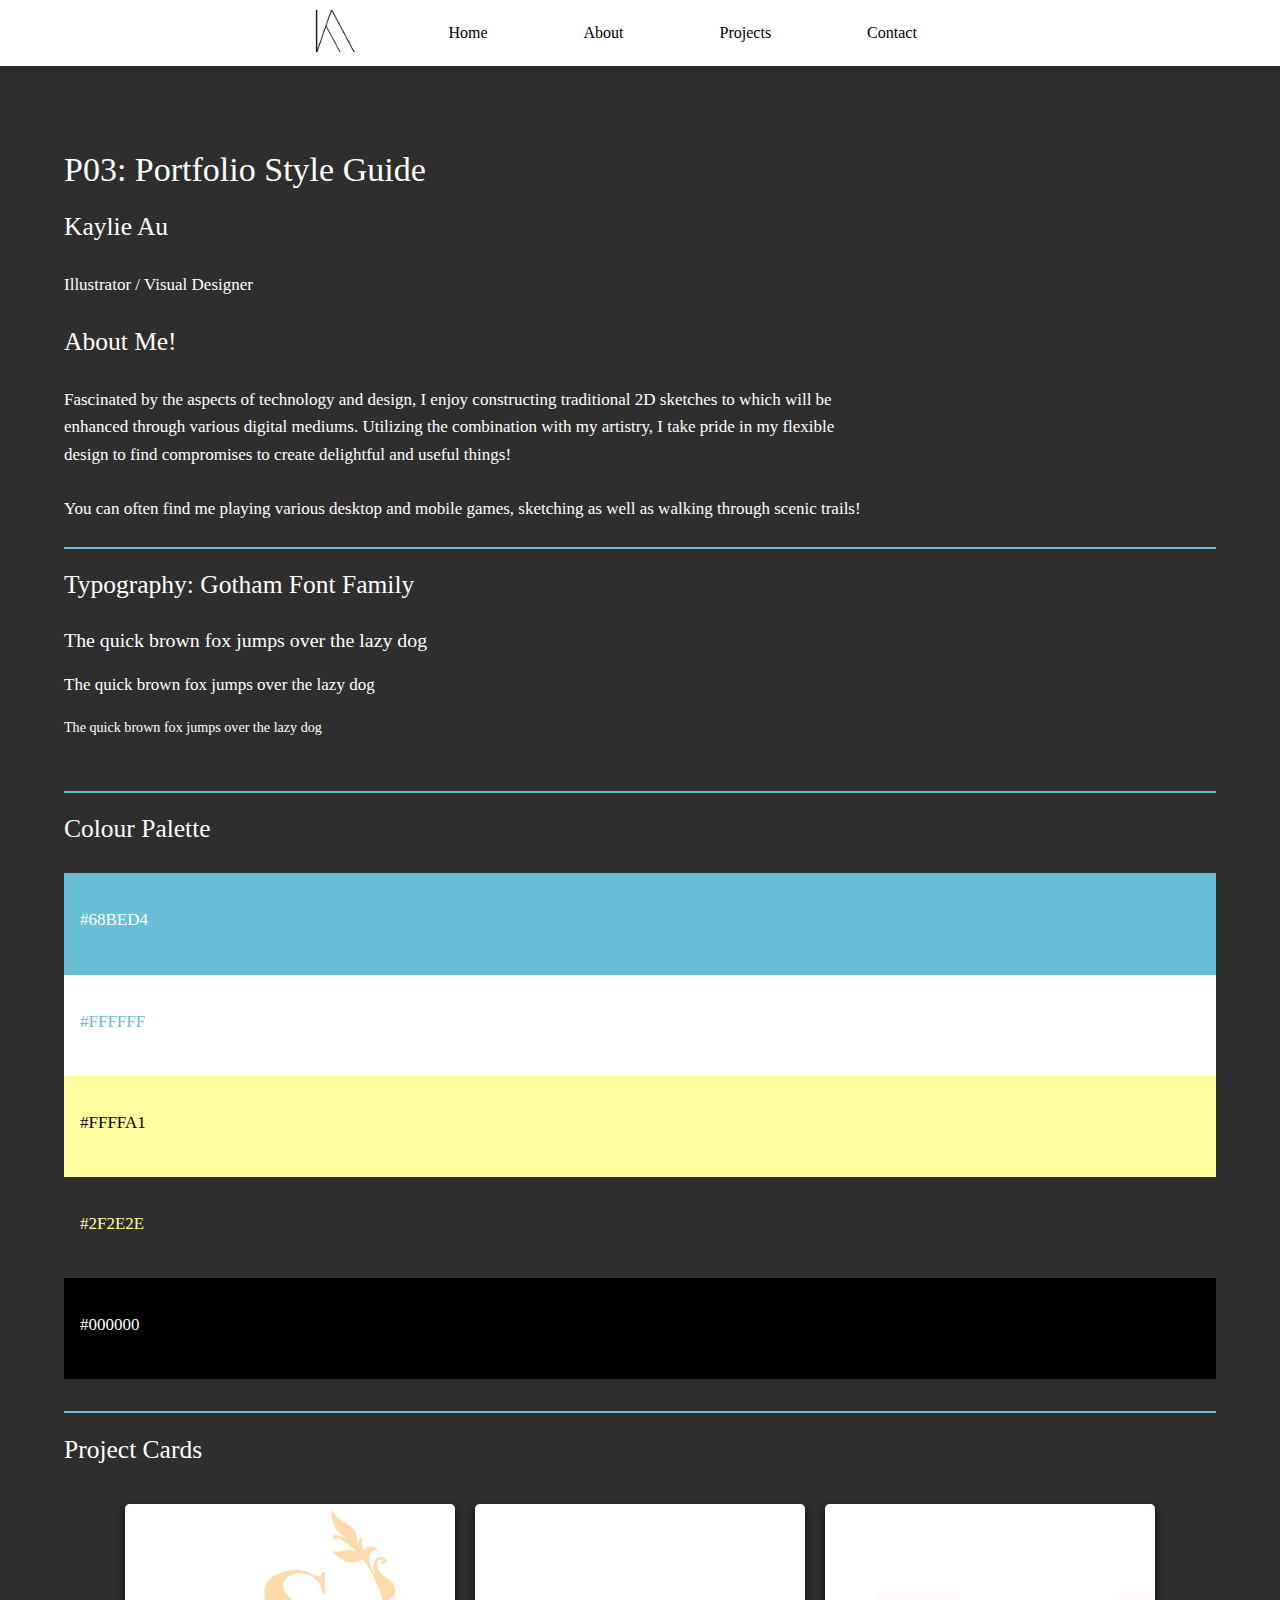
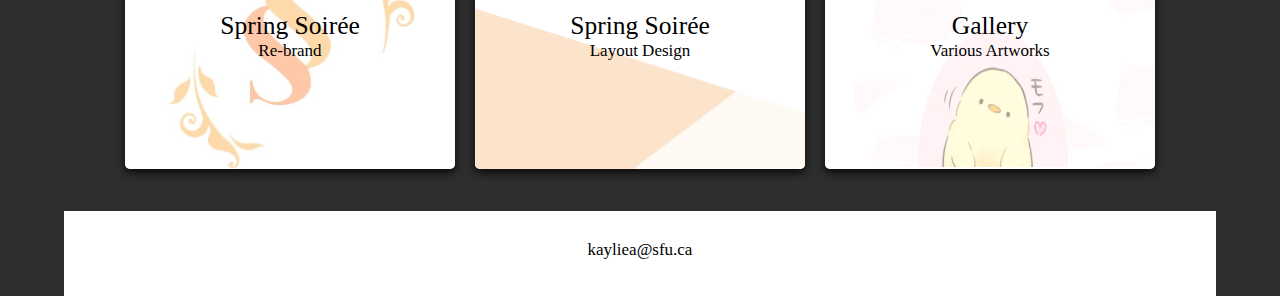
<file: 339_Portfolio/Portfolio/Style_Guide/index.html>
<!DOCTYPE html>
<html lang="en">


<head>
  <meta charset="utf-8">
      <title>Kaylie's Portfolio</title>
      <link href="css/styleguide.css" rel="stylesheet">

      <nav class="main_nav">
        <img src="images/black_logo.png" alt="logo" class="nav_logo">
        <a href="index.html" class="nav_link"> Home </a>
        <a href=#about class="nav_link"> About </a>
        <a href=#project_cards class="nav_link"> Projects </a>
        <a href=#contact class="nav_link"> Contact </a>

      </nav>
</head>

<body>


  <!-- <header>
      <nav>
        <div>
          <a class="logo" href=" ">
            <img alt="Personal_Logo" src="images/black_logo.png">
          </a>
      </div>
        <ul>
          <li><a href="index.html ">Home</a></li>
          <li><a href=#about>About</a></li>
          <li><a href=#projects>Projects</a></li>
          <li><a href=#contact>Contact</a></li>
        </ul>
      </nav>
    </header> -->
<section class="content">

<h1>P03: Portfolio Style Guide</h1>

<h2> Kaylie Au </h2>
<p class="my_title">
  Illustrator / Visual Designer
  </p>

<section id="about">
<h2> About Me! </h2>
<p class="bio">
  Fascinated by the aspects of technology and design, I enjoy constructing traditional 2D sketches to which will be enhanced through various digital mediums.
  Utilizing the combination with my artistry, I take pride in my flexible design to find compromises to create delightful and useful things!
<br>
<br>
  You can often find me playing various desktop and mobile games, sketching as well as walking through scenic trails!
</p>
</section>

<section class="element">
<h2> Typography: Gotham Font Family </h2>

<h3> The quick brown fox jumps over the lazy dog </h3>
<div class="h4">
<h4> The quick brown fox jumps over the lazy dog </h4>
</div>
<h5> The quick brown fox jumps over the lazy dog </h5>
  </section>

<section class="element">
  <h2> Colour Palette </h2>
  <div class="swatches">

    <div class="lightblue">
      <p class="pblue">
        #68BED4
        </p>
      </div>

      <div class="white">
        <p class="pwhite">
          #FFFFFF
          </p>
      </div>

        <div class="yellow">
          <p class="pyellow">
            #FFFFA1
            </p>
          </div>

          <div class="grey">
            <p class="pgrey">
              #2F2E2E
              </p>
            </div>

          <div class="black">
            <p class="pblack">
              #000000
              </p>
            </div>
      </div>
</section>

<section id="project_cards">

<section class="element">
  <h2> Project Cards </h2>

  <!-- TESTING -->

  <div class="container">

    <div class="gallery">
      <a class="gallery-item" href="#project_1">
        <div class="project_ss_logo">
          <img src="images/SS_Rebrand/ss_final_logo.jpg" alt="SS_Logo">
        </div>
        <span class="text-wrapper"><span class="name">Spring Soirée </span>
        <span class="title">Re-brand</span></span></a>

      <a class="gallery-item" href="#project_2">
        <div class="project_ss_layout">
        <img src="images/SS_Design/layout_icon.png" alt="layout_icon">
        </div>
        <span class="text-wrapper"><span class="name">Spring Soirée</span>
        <span class="title">Layout Design</span></span></a>


      <a class="gallery-item" href="#">
        <div class="gallery_icon">
            <img src="images/Art/mofu.jpg" alt="mofu">
          </div>
          <span class="text-wrapper"><span class="name">Gallery</span>
          <span class="title">Various Artworks</span></span></a>

  </div>
  </section>

  </section>

  <div class="footer">
    <p class="footertext">
      kayliea@sfu.ca
      </p>
  </div>

</body>
</html>
</file>
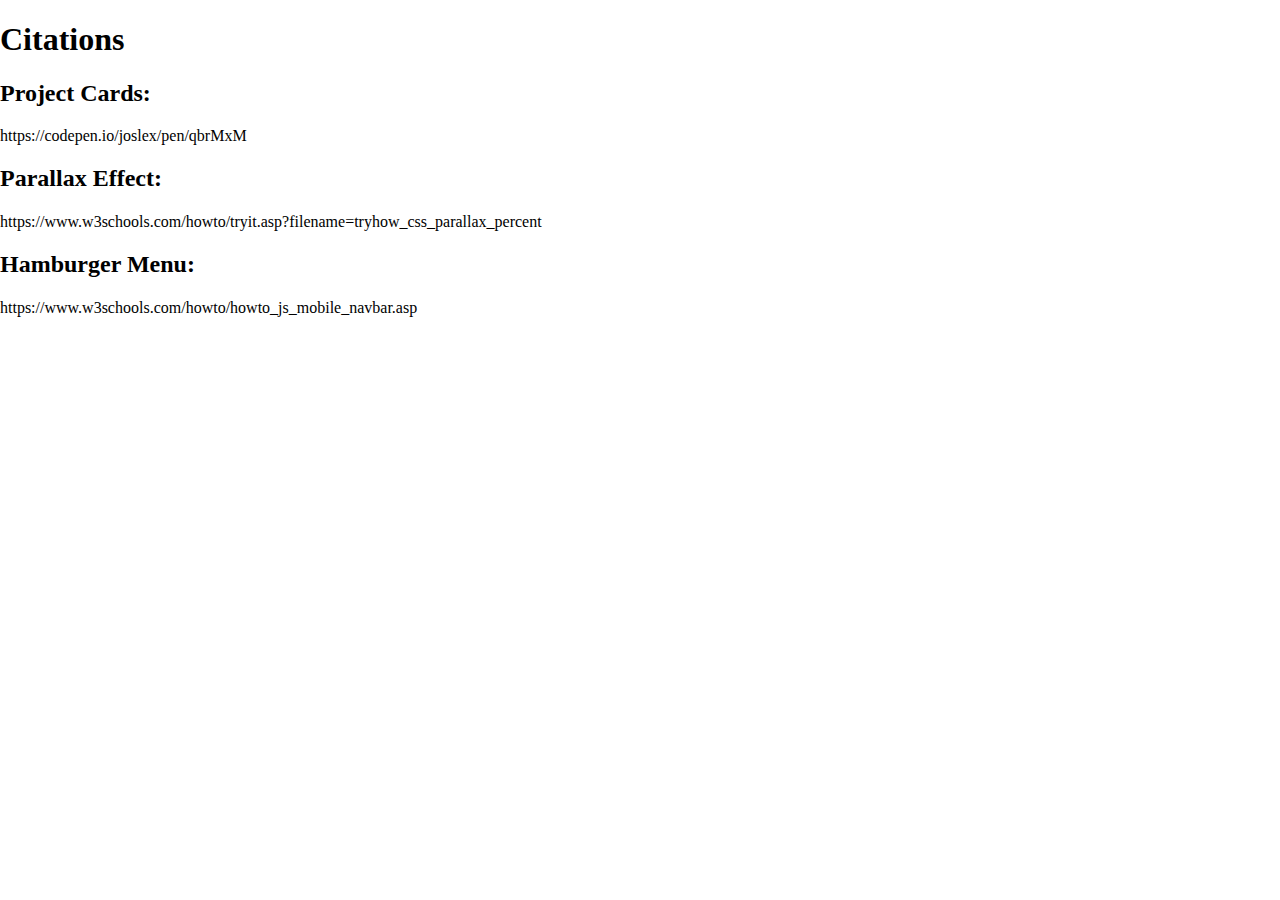
<file: 339_Portfolio/Portfolio/citation.html>
<!DOCTYPE html>
<html lang="en">
<meta name="viewport" content="width=device-width, initial-scale=1.0">

<head>
  <meta charset="utf-8">
      <title>Kaylie's Portfolio</title>
      <link href="css/main.css" rel="stylesheet">
      <link href="css/normalize.css" rel="stylesheet">
</head>

<body>
<h1> Citations </h1>

<h2> Project Cards: </h2>
<p>
https://codepen.io/joslex/pen/qbrMxM
  </p>

<h2> Parallax Effect:</h2>
<p>
  https://www.w3schools.com/howto/tryit.asp?filename=tryhow_css_parallax_percent
  </p>

  <h2> Hamburger Menu: </h2>
  <p>
    https://www.w3schools.com/howto/howto_js_mobile_navbar.asp
    </p>
  </body>
  </html>
</file>
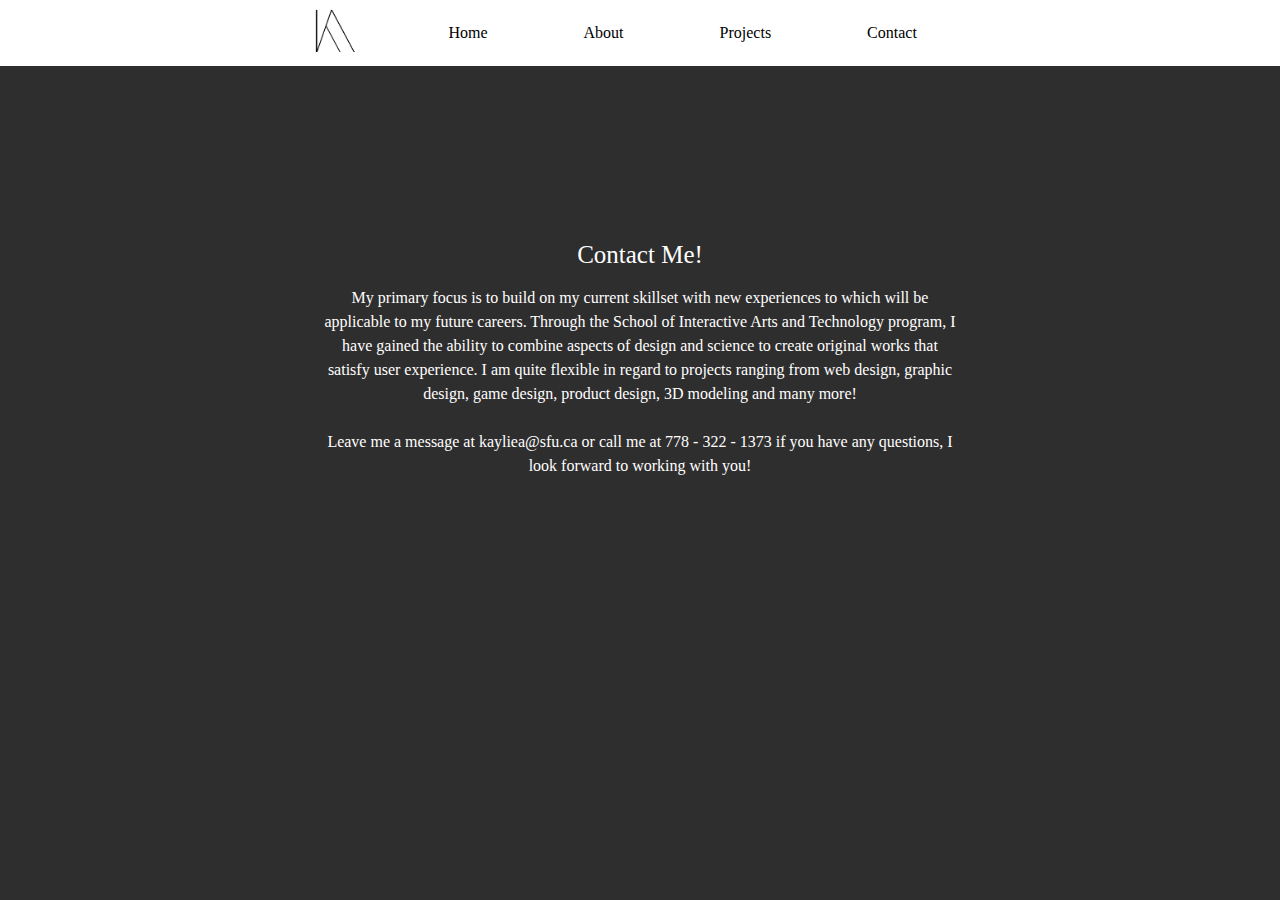
<file: 339_Portfolio/Portfolio/contact.html>
<!DOCTYPE html>
<html lang="en">
<meta name="viewport" content="width=device-width, initial-scale=1.0">

<head>
  <meta charset="utf-8">
      <title>Kaylie's Portfolio</title>
      <link href="css/main.css" rel="stylesheet">
      <link href="css/normalize.css" rel="stylesheet">
      <link href="css/contact.css" rel="stylesheet">
      <link rel="stylesheet" href="https://cdnjs.cloudflare.com/ajax/libs/font-awesome/4.7.0/css/font-awesome.min.css">

</head>

<body>
<div class="nav_bar" id="myTopnav">
      <nav class="main_nav">
        <a href="javascript:void(0);" class="icon" onclick="myFunction()">
          <i class="fa fa-bars"></i>
        </a>

        <img src="images/black_logo.png" alt="logo" class="nav_logo">
        <a href="home.html#home" class="nav_link"> Home </a>
        <a href="home.html#about" class="nav_link"> About </a>
        <a href=home.html#project_cards class="nav_link"> Projects </a>
        <a href="contact.html" class="nav_link"> Contact </a>

      </nav>
    </div>


<div class="fade_in">
  <div class="content">

    <h1> Contact Me! </h1>

    <div class="bio_textbox">
      <p class="bio">
        My primary focus is to build on my current skillset with new experiences to which will be applicable to my future careers.
        Through the School of Interactive Arts and Technology program, I have gained the ability to combine aspects of design and
        science to create original works that satisfy user experience.
        <!-- <br> -->


        I am quite flexible in regard to projects ranging from web design, graphic design, game design, product design, 3D modeling
        and many more!
        <br>
        <br>
        Leave me a message at <b>kayliea@sfu.ca</b> or call me at <b>778 - 322 - 1373</b> if you have any questions,
        I look forward to working with you!

        </p>
  </div>
  </div>
  </div>

  <!-- <div class="footer">
    <p class="footertext">
      kayliea@sfu.ca
      </p>
  </div> -->
    <script src="js/main.js"></script>

  </body>
  </html>
</file>
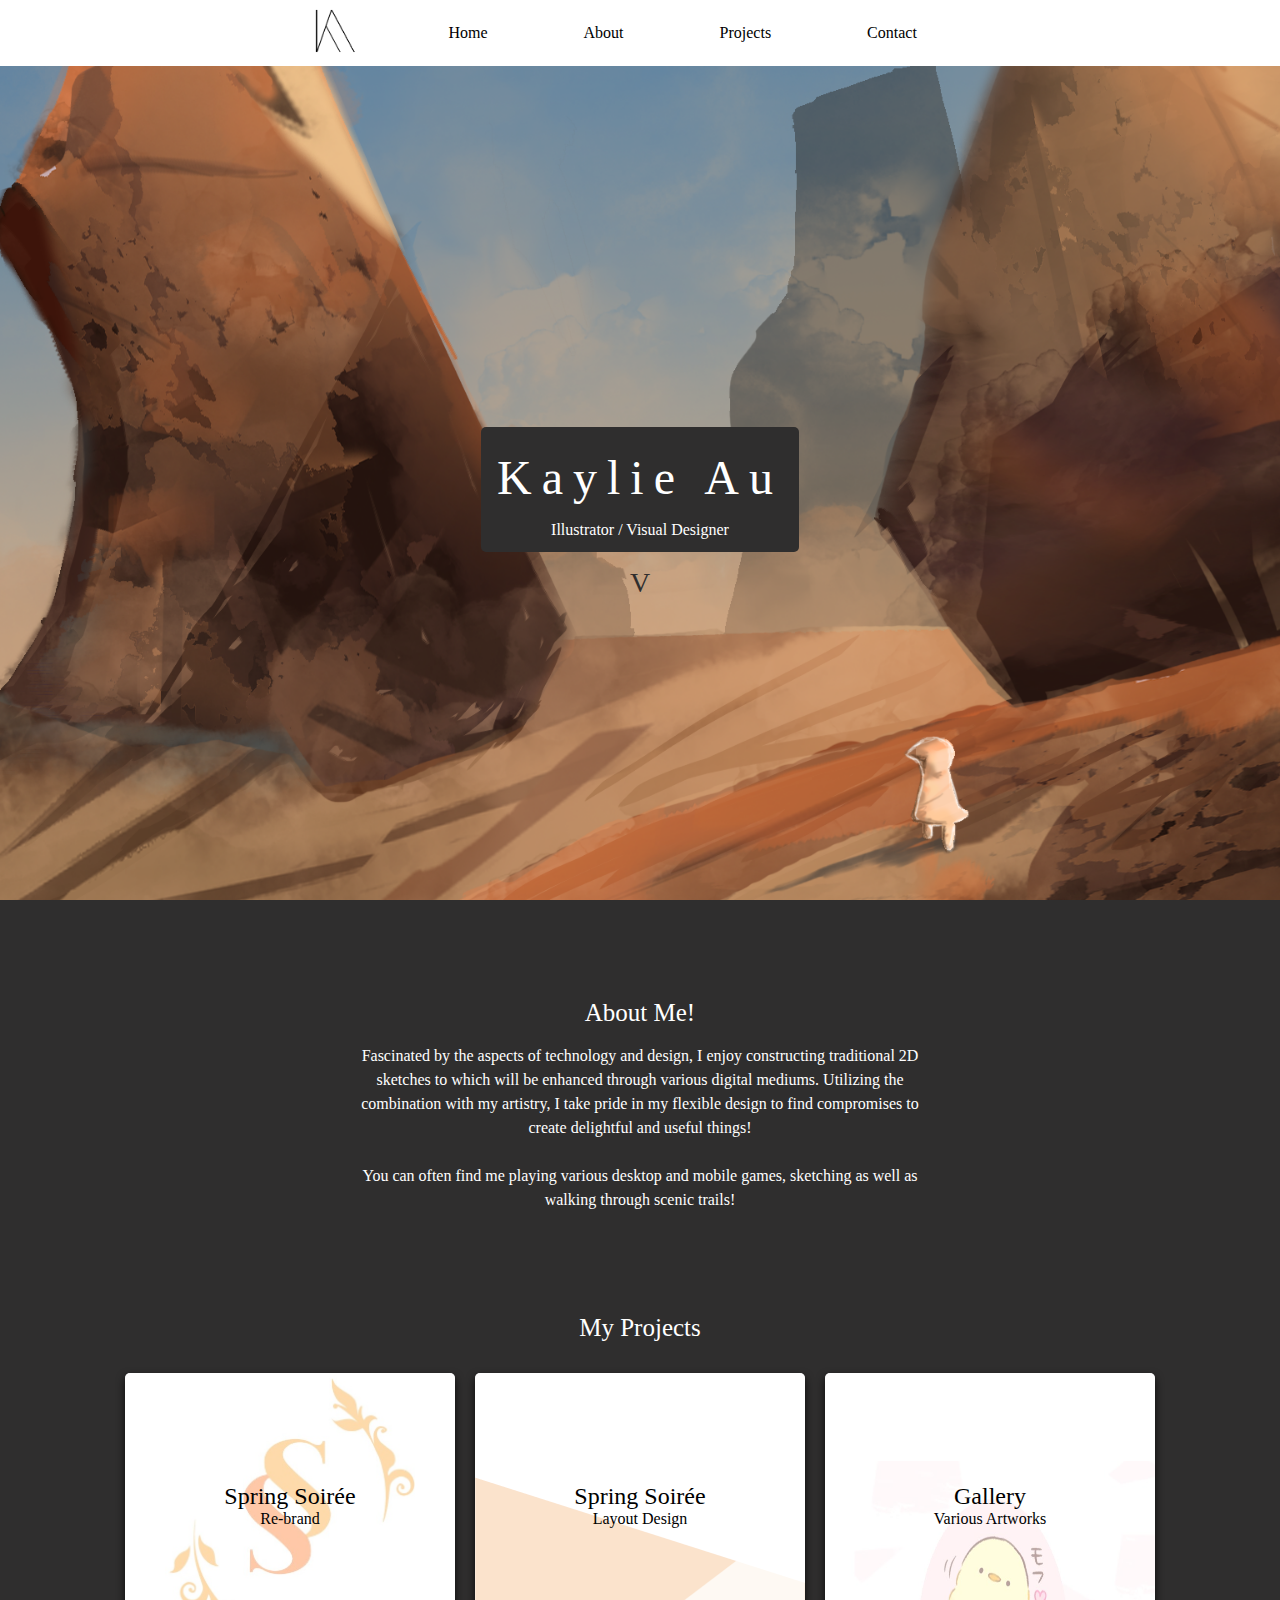
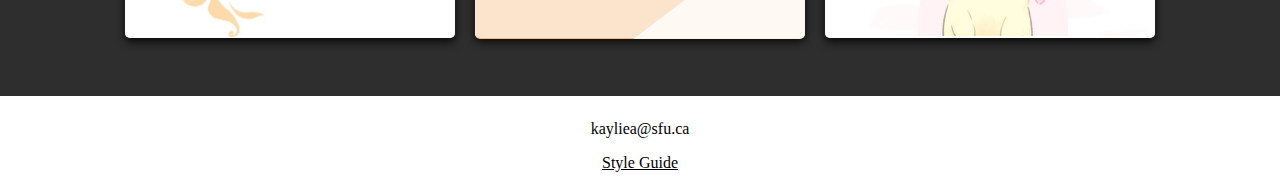
<file: 339_Portfolio/Portfolio/home.html>
<!DOCTYPE html>
<html lang="en">


<head>
  <meta charset="utf-8">
      <title>Kaylie's Portfolio</title>
      <link href="css/main.css" rel="stylesheet">
      <link href="css/home.css" rel="stylesheet">
      <!-- W3 School hambuger icon -->
      <link rel="stylesheet" href="https://cdnjs.cloudflare.com/ajax/libs/font-awesome/4.7.0/css/font-awesome.min.css">
</head>

<body>

<div class="nav_bar" id="myTopnav">
      <nav class="main_nav">

        <a href="javascript:void(0);" class="icon" onclick="myFunction()">
          <i class="fa fa-bars"></i>
        </a>

        <img src="images/black_logo.png" alt="logo" class="nav_logo">
        <a href="#home" class="nav_link"> Home </a>
        <a href="#about" class="nav_link"> About </a>
        <a href="#project_cards" class="nav_link"> Projects </a>
        <a href="contact.html" class="nav_link"> Contact </a>



      </nav>
    </div>
<!-- </head>

<body> -->
<!-- Parallax Effect -->
<!-- https://www.w3schools.com/howto/tryit.asp?filename=tryhow_css_parallax_percent -->

  <div class="cover_img" id="home">
  </div>

  <div class="fade_in">
  <div class="caption">
    <span class="title"> Kaylie Au </span>
    <p> Illustrator / Visual Designer </p>
    <p class="arrow"> <b> V </b> </p>
    </div>
  </div>

  <div class="content_box" id="about">

  <div class="content">
    <h1> About Me! </h1>
    <!-- <section class="elements">
      </section> -->

    <div class="bio_textbox">
      <p class="bio">
        Fascinated by the aspects of technology and design, I enjoy constructing traditional 2D sketches to which will be enhanced through various digital mediums. Utilizing the combination with my artistry, I take pride in my flexible design to find compromises to create delightful and useful things!

        <br>
        <br>
        You can often find me playing various desktop and mobile games, sketching as well as walking through scenic trails!
        </p>
  </div>
  </div>

  <section id="project_cards">

    <div id="elements">
    <h2> My Projects </h2>

      </div>

<!-- https://codepen.io/joslex/pen/qbrMxM -->
    <div class="container">

      <div class="gallery">
        <a class="gallery-item" href="ss_rebrand.html">
          <div class="project_ss_logo">
            <img src="images/SS_Rebrand/ss_final_logo.jpg" alt="SS_Logo">
          </div>
          <span class="text-wrapper"><span class="name">Spring Soirée </span>
          <span class="title">Re-brand</span></span></a>

        <a class="gallery-item" href="ss_layout_design.html">
          <div class="project_layout_logo">
          <img src="images/SS_Design/layout_icon.png" alt="layout_icon">
          </div>
          <span class="text-wrapper"><span class="name">Spring Soirée</span>
          <span class="title">Layout Design</span></span></a>

        <a class="gallery-item" href="#">
          <div class="gallery_icon">
              <img src="images/Art/mofu.jpg" alt="mofu">
            </div>
            <span class="text-wrapper"><span class="name">Gallery</span>
            <span class="title">Various Artworks</span></span></a>

    </div>
    </div>
    </section>

  </div>


  <div class="footer">
    <p class="footertext">
      kayliea@sfu.ca
      </p>

      <div class="reqs">
      <a href="../Portfolio/Style_Guide/index.html" class="footertext"> Style Guide </a>
      </div>
      
  </div>

  <script src="js/main.js"></script>

  </body>
  </html>
</file>
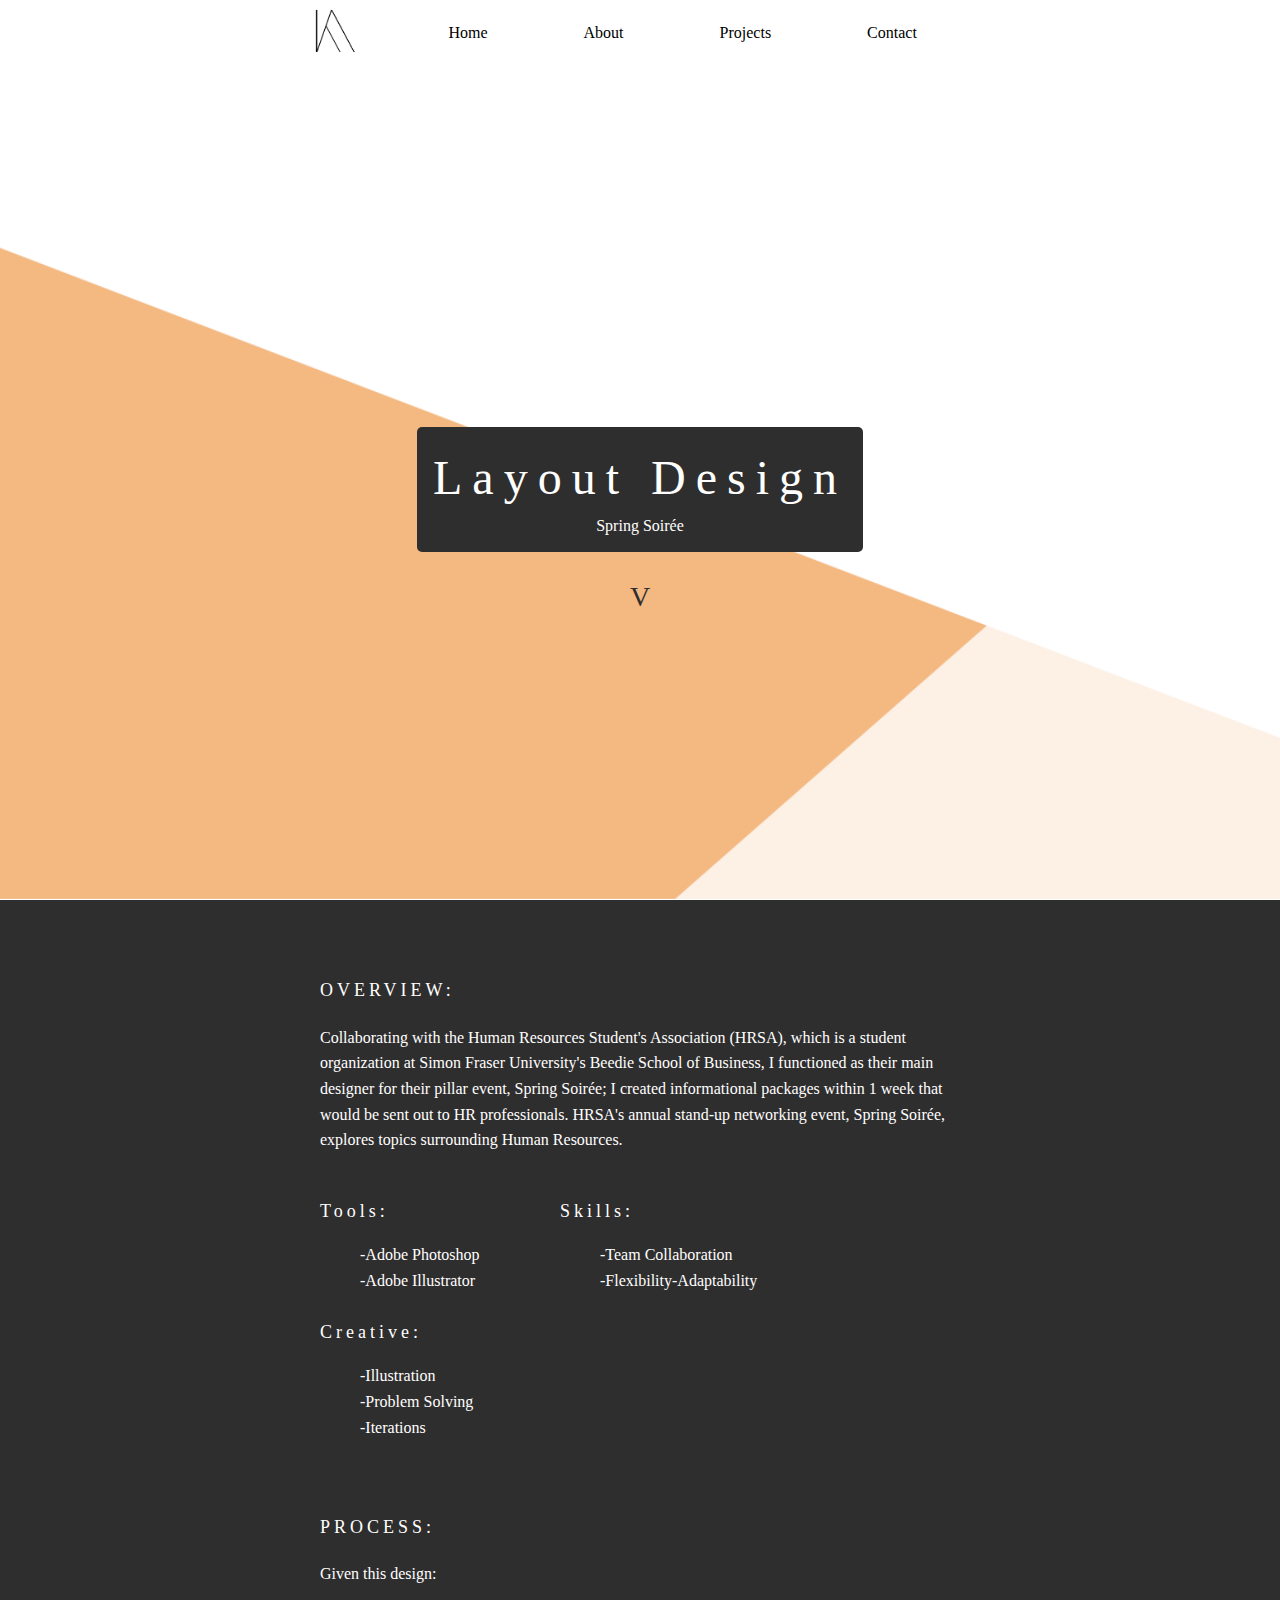
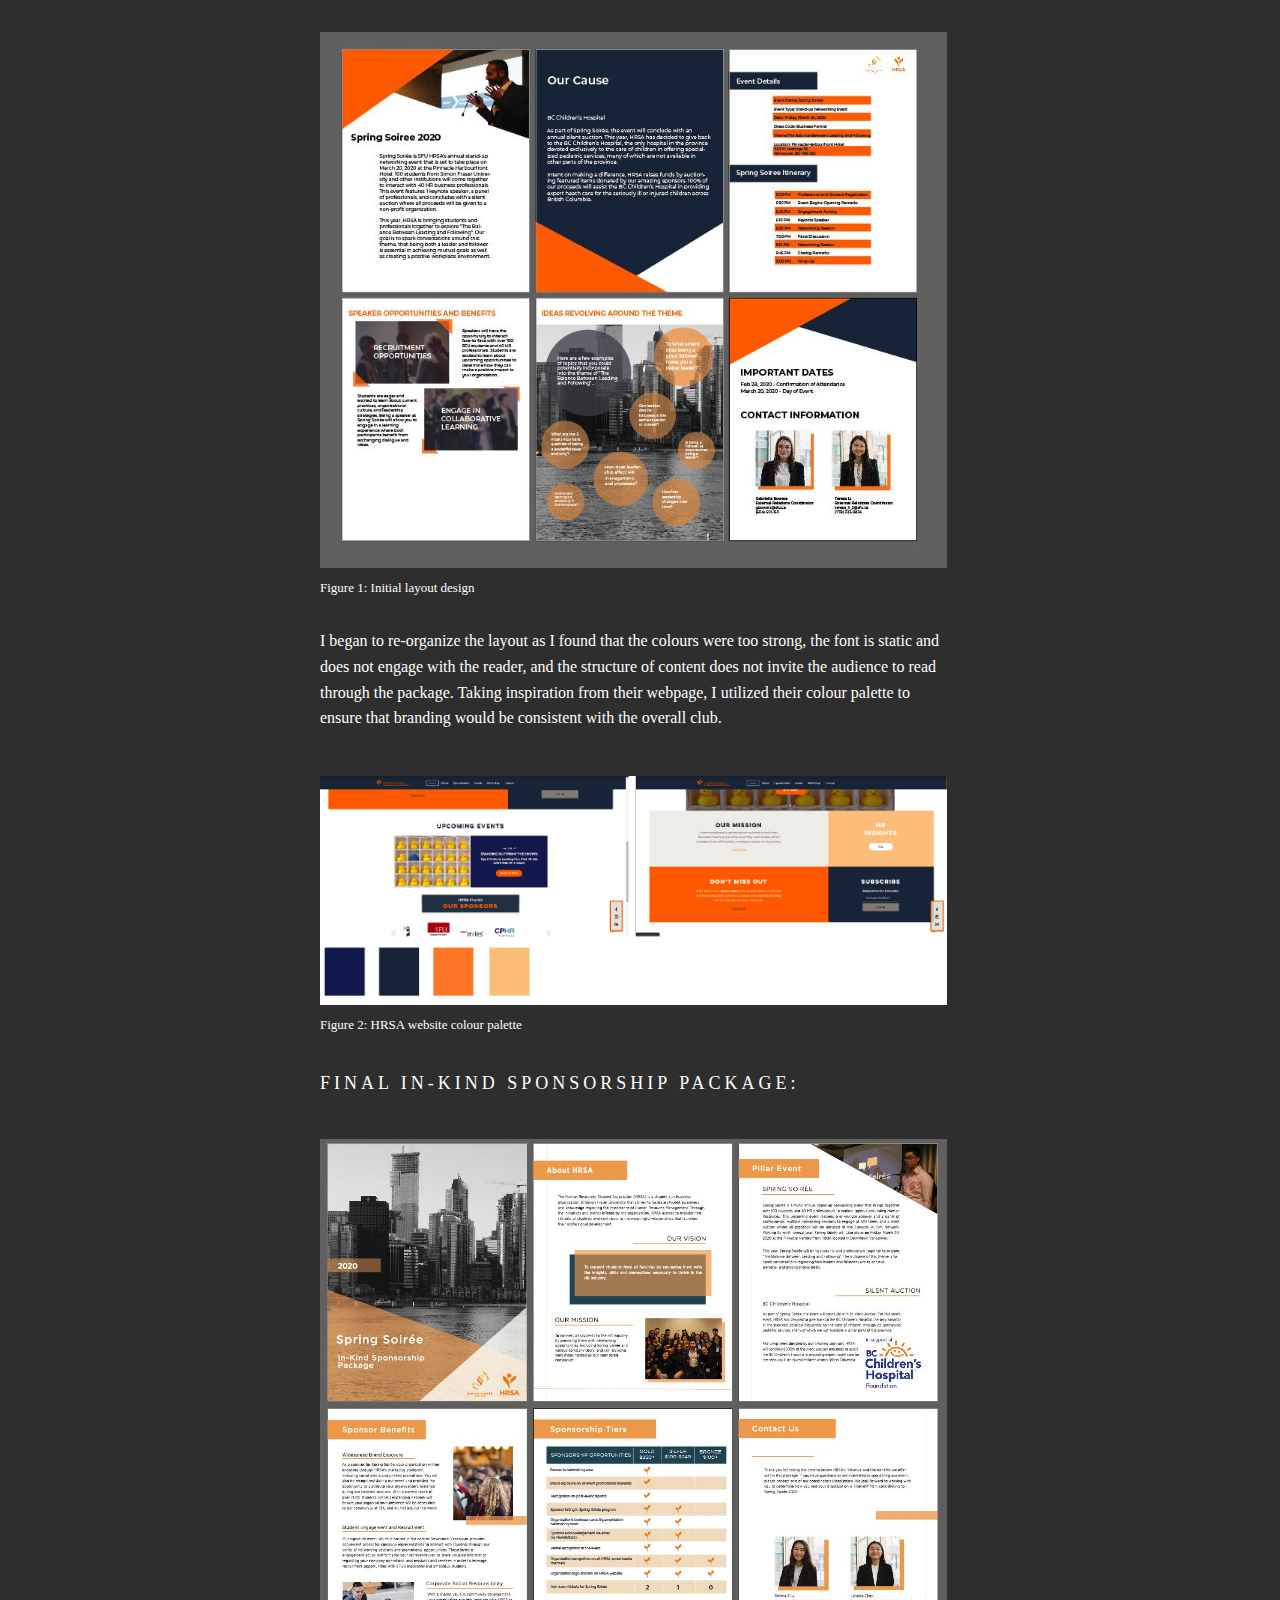
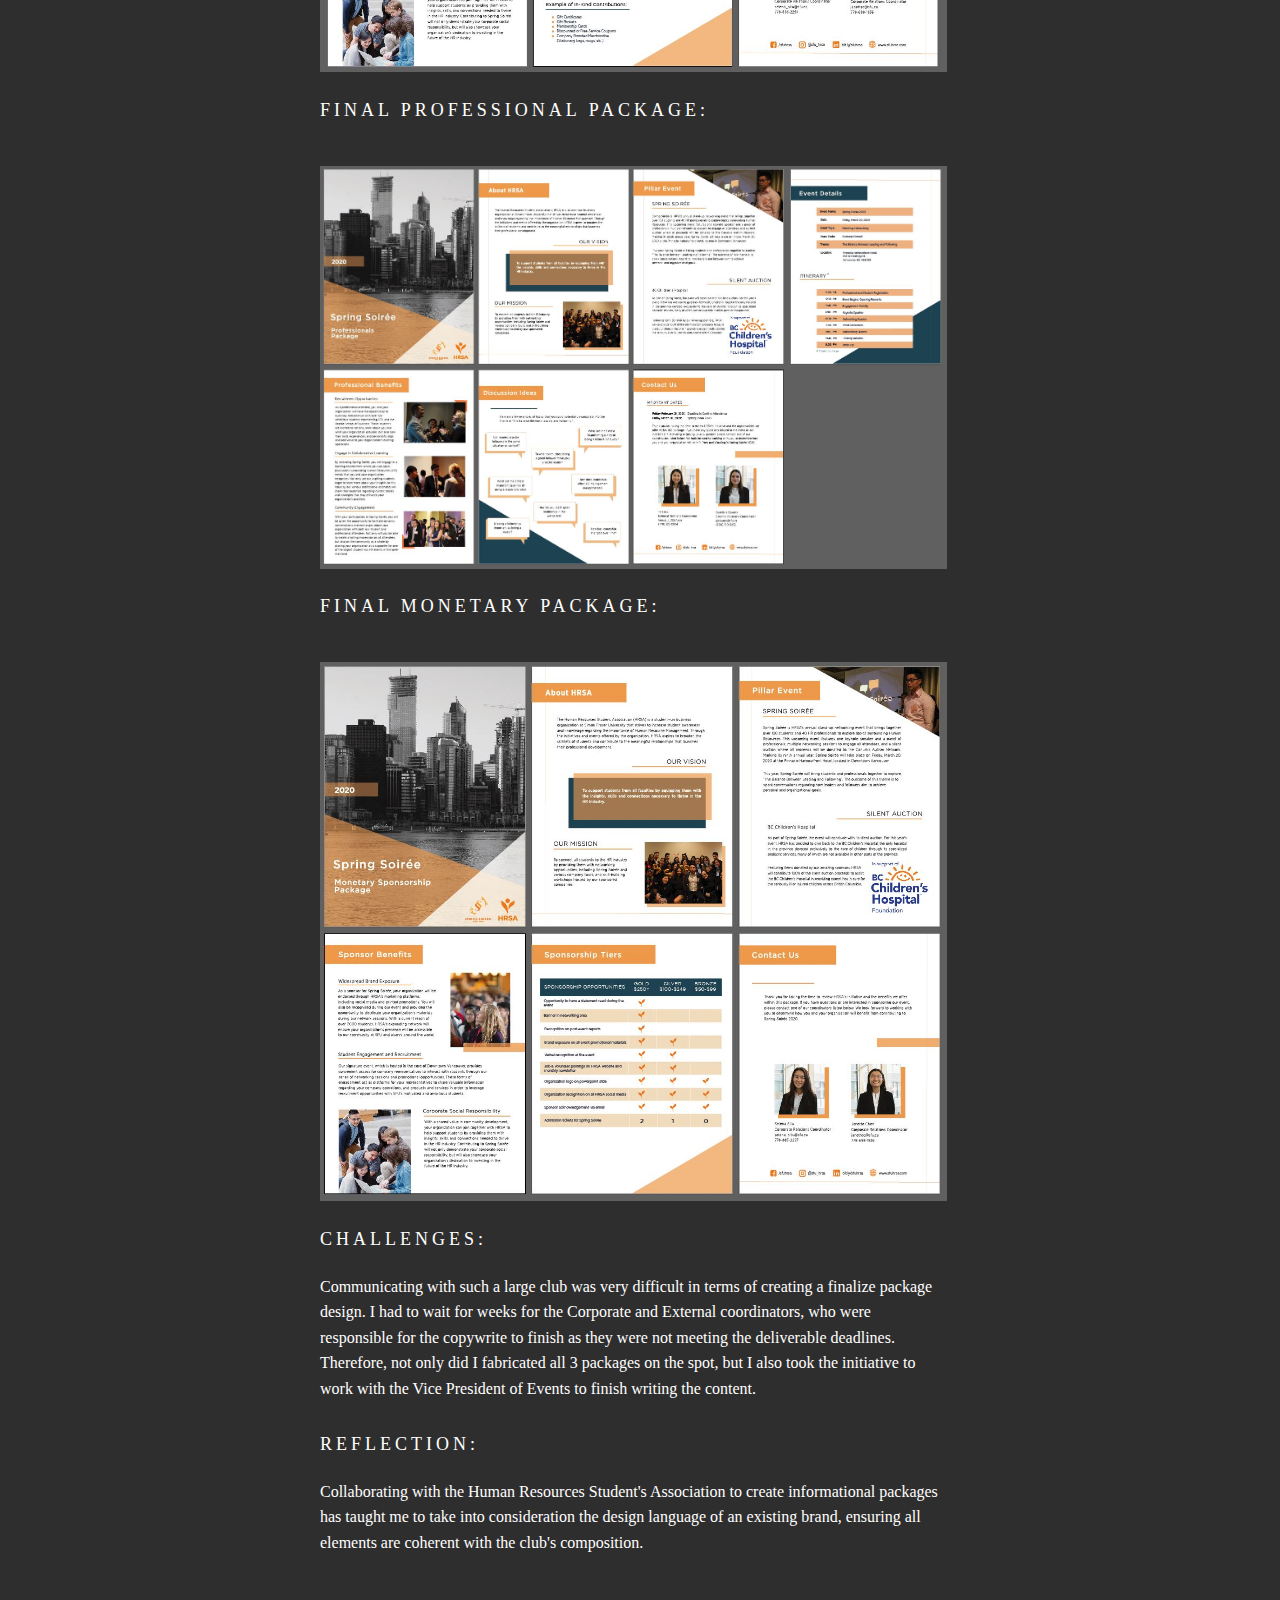
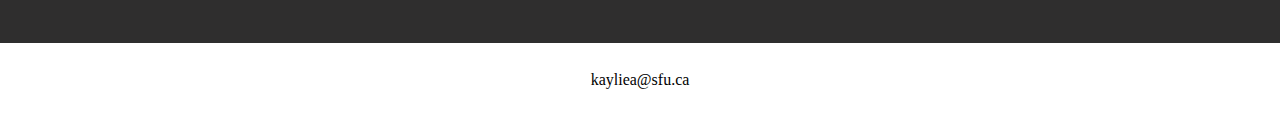
<file: 339_Portfolio/Portfolio/ss_layout_design.html>
<!DOCTYPE html>
<html lang="en">

<head>
  <meta charset="utf-8">
      <title>Kaylie's Portfolio</title>
      <link href="css/main.css" rel="stylesheet">
      <link href="css/ss_layout_design.css" rel="stylesheet">
      <!-- W3 School hambuger icon -->
      <link rel="stylesheet" href="https://cdnjs.cloudflare.com/ajax/libs/font-awesome/4.7.0/css/font-awesome.min.css">
</head>

<body>

<div class="nav_bar" id="myTopnav">
      <nav class="main_nav">

        <a href="javascript:void(0);" class="icon" onclick="myFunction()">
          <i class="fa fa-bars"></i>
        </a>

        <img src="images/black_logo.png" alt="logo" class="nav_logo">
        <a href="home.html#home" class="nav_link"> Home </a>
        <a href="home.html#about" class="nav_link"> About </a>
        <a href="home.html#project_cards" class="nav_link"> Projects </a>
        <a href="contact.html" class="nav_link"> Contact </a>



      </nav>
    </div>
<!-- <head>
  <meta charset="utf-8">
      <title>Kaylie's Portfolio</title>
      <link href="css/main.css" rel="stylesheet">
      <link href="css/ss_layout_design.css" rel="stylesheet">
      <link rel="stylesheet" href="https://cdnjs.cloudflare.com/ajax/libs/font-awesome/4.7.0/css/font-awesome.min.css">

</head>

<body>

  <div class="nav_bar" id="myTopnav">
      <nav class="main_nav">
        <a href="javascript:void(0);" class="icon" onclick="myFunction()">
          <i class="fa fa-bars"></i>
        </a>

        <img src="images/black_logo.png" alt="logo" class="nav_logo">
        <a href="home.html#home" class="nav_link"> Home </a>
        <a href="home.html#about" class="nav_link"> About </a>
        <a href=home.html#project_cards class="nav_link"> Projects </a>
        <a href="contact.html" class="nav_link"> Contact </a>

      </nav>
    </div> -->

  <div class="cover_img">
  </div>

  <div class="fade_in">
  <div class="caption">
    <span class="title"> Layout Design </span>
    <p class="subtitle"> Spring Soirée </p>
    <p class="arrow"> <b>V</b></p>
    </div>
  </div>

<div class="middle_content" id="project1_content">
    <h4>OVERVIEW:</h4>
    <p class="projecttext">
Collaborating with the Human Resources Student's Association (HRSA), which is a student organization at Simon Fraser University's Beedie School of Business, I functioned as their main designer for their pillar event, Spring Soirée; I created informational packages within 1 week that would be sent out to HR professionals. HRSA's annual stand-up networking event, Spring Soirée, explores topics surrounding Human Resources.
    </p>

  <div class="toolskills">
    <div class="assets">
  <h4>Tools:</h4>
      <ul>
      <li>-Adobe Photoshop</li>
      <li>-Adobe Illustrator</li>
      </ul>
      </div>

      <div class="assets">
        <h4> Skills:</h4>
      <ul>
        <li>-Team Collaboration</li>
        <li>-Flexibility</li>
        <li>-Adaptability</li>
      </ul>

      </div>

      <div class="assets3">
      <h4> Creative:</h4>
      <ul>
        <li>-Illustration </li>
        <li>-Problem Solving </li>
        <li>-Iterations </li>
      </ul>
        </div>

    </div>

    <h4>  PROCESS:</h4>
    <p class="projecttext">
      Given this design:
      </p>


      <figure class="project_iterations">
      <img class="project_image" alt="givendesign" src="images/SS_Design/before.JPG.jpg">
      <figcaption> Figure 1: Initial layout design</figcaption>
        </figure>

        <p class="projecttext">
I began to re-organize the layout as I found that the colours were too strong, the font is static and does not engage with the reader, and the structure of content does not invite the audience to read through the package. Taking inspiration from their webpage, I utilized their colour palette to ensure that branding would be consistent with the overall club.
          </p>

      <figure class="project_iterations">
      <img class="project_image" alt="sslogoarrangement" src="images/SS_Rebrand/website_palette.jpg">
      <figcaption> Figure 2: HRSA website colour palette </figcaption>
        </figure>
  <!-- </div> -->

<h4> FINAL IN-KIND SPONSORSHIP PACKAGE: </h4>

    <figure class="project_iterations">
      <img class="project_image" alt="final_inkind" src="images/SS_Design/in_kind_layout.jpg">

    </figure>

<h4>FINAL PROFESSIONAL PACKAGE:</h4>
    <figure class="project_iterations">
      <img class="project_image" alt="final_professional" src="images/SS_Design/professional_layout.jpg">

    </figure>

<h4>FINAL MONETARY PACKAGE: </h4>

      <figure class="project_iterations">
        <img class="project_image" alt="iteration2" src="images/SS_Design/Monetary_layout.JPG.jpg">

      </figure>

  <h4> CHALLENGES: </h4>
  <p class="projecttext">
Communicating with such a large club was very difficult in terms of creating a finalize package design.
I had to wait for weeks for the Corporate and External coordinators, who were responsible for the copywrite
to finish as they were not meeting the deliverable deadlines. Therefore, not only did I fabricated all 3
packages on the spot, but I also took the initiative to work with the Vice President of Events to finish
writing the content.

    </p>

    <h4> REFLECTION:</h4>
    <p class="projecttext">
Collaborating with the Human Resources Student's Association to create informational packages has taught me
to take into consideration the design language of an existing brand, ensuring all elements are coherent with
the club's composition.
      </p>
  </div>

      <div class="footer">
        <p class="footertext">
          kayliea@sfu.ca
          </p>
      </div>

<script src="js/main.js"></script>

  </body>
  </html>
</file>
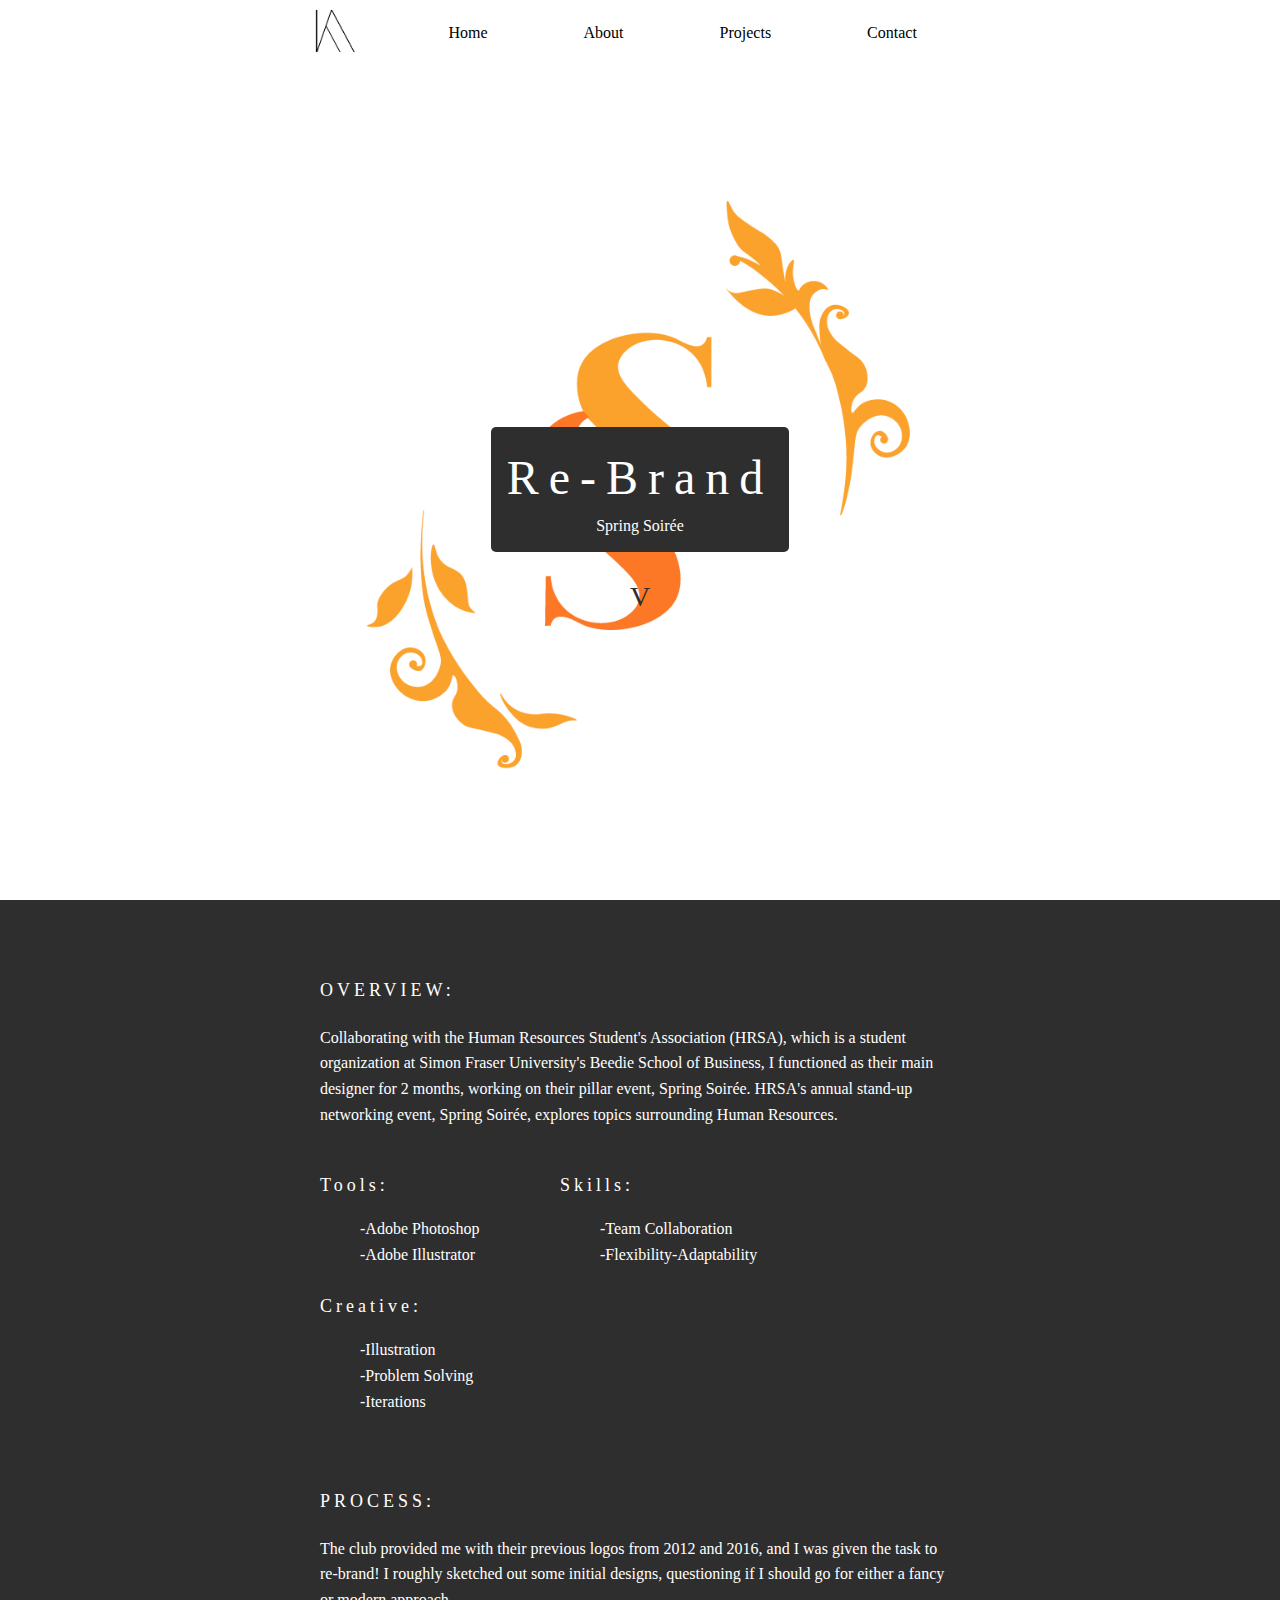
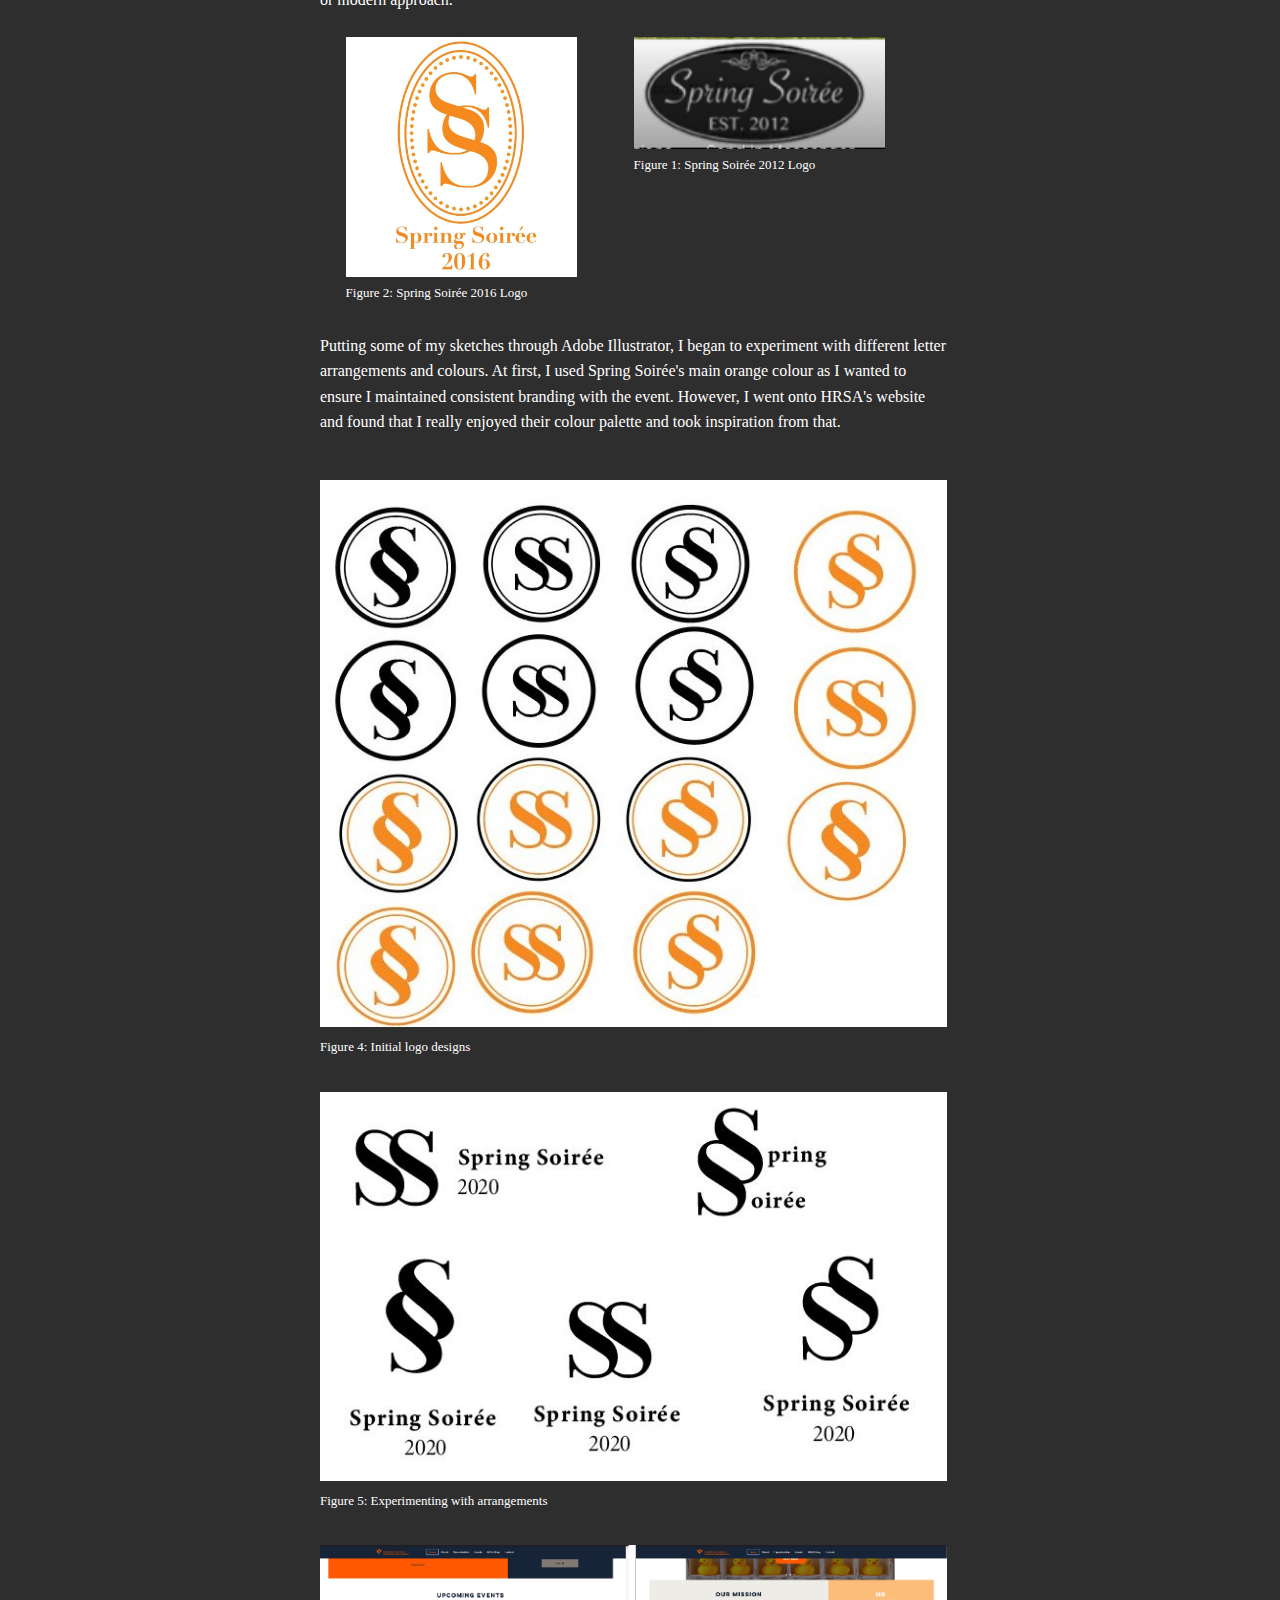
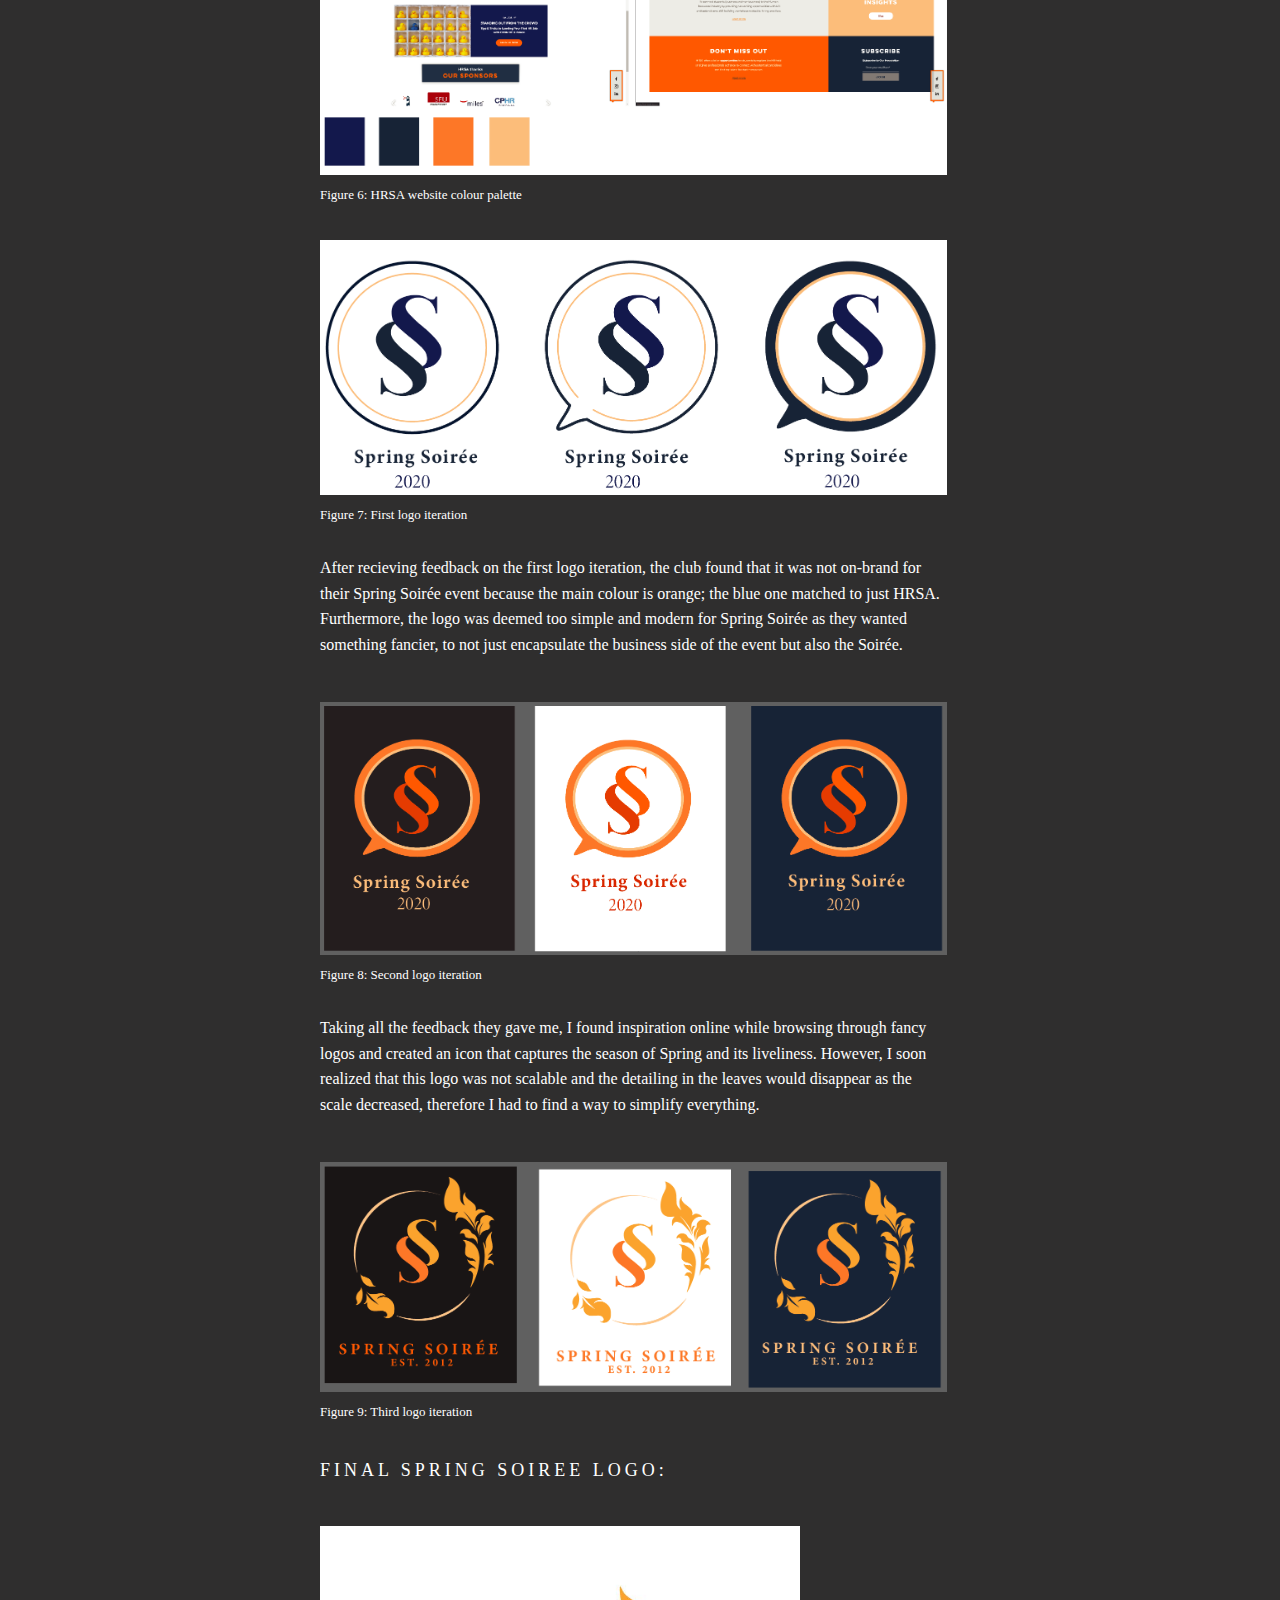
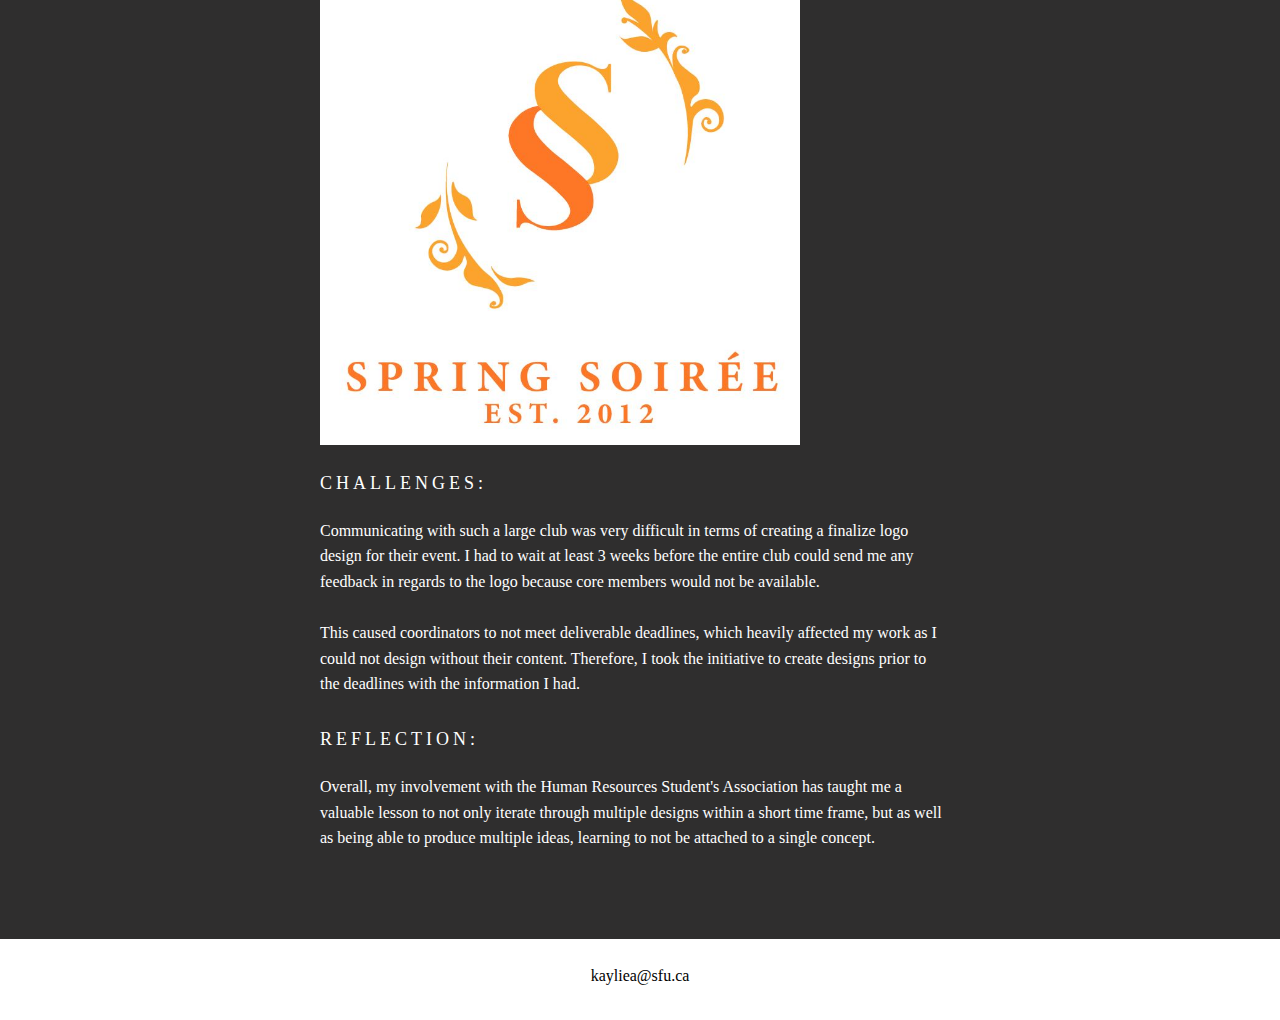
<file: 339_Portfolio/Portfolio/ss_rebrand.html>
<!DOCTYPE html>
<html lang="en">


<head>
  <meta charset="utf-8">
      <title>Kaylie's Portfolio</title>
      <link href="css/main.css" rel="stylesheet">
      <link href="css/ss_rebrand.css" rel="stylesheet">
      <!-- W3 School hambuger icon -->
      <link rel="stylesheet" href="https://cdnjs.cloudflare.com/ajax/libs/font-awesome/4.7.0/css/font-awesome.min.css">
</head>

<body>

<div class="nav_bar" id="myTopnav">
      <nav class="main_nav">

        <a href="javascript:void(0);" class="icon" onclick="myFunction()">
          <i class="fa fa-bars"></i>
        </a>

        <img src="images/black_logo.png" alt="logo" class="nav_logo">
        <a href="home.html#home" class="nav_link"> Home </a>
        <a href="home.html#about" class="nav_link"> About </a>
        <a href="home.html#project_cards" class="nav_link"> Projects </a>
        <a href="contact.html" class="nav_link"> Contact </a>

      </nav>
    </div>

  <div class="cover_img">
  </div>

  <div class="fade_in">
  <div class="caption">
    <span class="title"> Re-Brand </span>
    <p class="subtitle"> Spring Soirée </p>
    <p class="arrow"> <b>V</b></p>
    </div>
  </div>

<div class="middle_content" id="project1_content">
    <h4>OVERVIEW:</h4>
    <p class="projecttext">
  Collaborating with the Human Resources Student's Association (HRSA), which is a student organization
  at Simon Fraser University's Beedie School of Business, I functioned as their main designer for 2 months,
  working on their pillar event, Spring Soirée. HRSA's annual stand-up networking event, Spring Soirée,
  explores topics surrounding Human Resources.
    </p>

  <div class="toolskills">
    <div class="assets">
  <h4>Tools:</h4>
      <ul>
      <li>-Adobe Photoshop</li>
      <li>-Adobe Illustrator</li>
      </ul>
      </div>

      <div class="assets">
        <h4> Skills:</h4>
      <ul>
        <li>-Team Collaboration</li>
        <li>-Flexibility</li>
        <li>-Adaptability</li>
      </ul>

      </div>

      <div class="assets3">
      <h4> Creative:</h4>
      <ul>
        <li>-Illustration </li>
        <li>-Problem Solving </li>
        <li>-Iterations </li>
      </ul>
        </div>

    </div>

    <h4>  PROCESS:</h4>
    <p class="projecttext">

      The club provided me with their previous logos
      from 2012 and 2016, and I was given the task to re-brand! I roughly sketched
      out some initial designs, questioning if I should go for either a fancy or
      modern approach.
      </p>


    <!-- </section> -->

  <div class="processimage1">

    <div class="imagebox">
      <figure class="old_logo">
        <img class="logo2012" alt="2012_SS_Logo" src="images/SS_Rebrand/ss_2012_logo.png">
        <figcaption> Figure 1: Spring Soirée 2012 Logo</figcaption>
      </figure>

      <figure class="old_logo">
        <img class="logo2016" alt="2016_SS_Logo" src="images/SS_Rebrand/ss_2016_logo.JPG">
        <figcaption> Figure 2: Spring Soirée 2016 Logo</figcaption>
      </figure>
    </div>

    <!-- <div class="imageboxrow"> -->
      <!-- <figure class="project_iterations">
        <img class="initialsketches" alt="initialsketches" src="images/SS_Rebrand/ss_initial_sketches.jpg">
        <figcaption> Figure 3: Initial Logo Sketches</figcaption>
      </figure> -->
    <!-- </div> -->

  </div>

  <p class="projecttext">
  Putting some of my sketches through Adobe Illustrator, I began to experiment with different letter arrangements
  and colours. At first, I used Spring Soirée's main orange colour as I wanted to ensure I maintained consistent
  branding with the event. However, I went onto HRSA's website and found that I really enjoyed their colour palette
  and took inspiration from that.
  </p>

  <!-- <div class="processimage1"> -->

    <!-- <div class="imagecontainer"> -->
      <figure class="project_iterations">
      <img class="project_image" alt="sslogoarrangement" src="images/SS_Rebrand/batch_1.jpg">
      <figcaption> Figure 4: Initial logo designs</figcaption>
        </figure>
  <!-- </div> -->

  <!-- <div class="imagecontainer2"> -->
        <figure class="project_iterations">
        <img class="project_image" alt="sslogoexperiment" src="images/SS_Rebrand/ss_no_circle.jpg">
        <figcaption> Figure 5: Experimenting with arrangements </figcaption>
          </figure>
    <!-- </div> -->

  <!-- </div> -->

    <figure class="project_iterations">
      <img class="project_image" alt="HRSA_Website" src="images/SS_Rebrand/website_palette.jpg">
      <figcaption> Figure 6: HRSA website colour palette
        </figcaption>
    </figure>

    <figure class="project_iterations">
      <img class="project_image" alt="iteration1" src="images/SS_Rebrand/iteration_1.png">
      <figcaption> Figure 7: First logo iteration
        </figcaption>
    </figure>

    <p class="projecttext">
      After recieving feedback on the first logo iteration, the club found that it was
      not on-brand for their Spring Soirée event because the main colour is orange;
      the blue one matched to just HRSA. Furthermore, the logo was deemed too simple and
      modern for Spring Soirée as they wanted something fancier, to not just encapsulate the
      business side of the event but also the Soirée.
      </p>

      <figure class="project_iterations">
        <img class="project_image" alt="iteration2" src="images/SS_Rebrand/iteration_2.png">
        <figcaption> Figure 8: Second logo iteration
          </figcaption>
      </figure>

      <p class="projecttext">
        Taking all the feedback they gave me, I found inspiration online while browsing through
        fancy logos and created an icon that captures the season of Spring and its liveliness.
        However, I soon realized that this logo was not scalable and the detailing in the leaves
        would disappear as the scale decreased, therefore I had to find a way to simplify everything.
        </p>


        <figure>
          <div class="project_iterations">
          <img class="project_image" alt="iteration3" src="images/SS_Rebrand/iteration_3.png">
        </div>
          <figcaption> Figure 9: Third logo iteration
            </figcaption>
        </figure>


        <h4> FINAL SPRING SOIREE LOGO: </h4>
        <img class="project_image limited" alt="final_logo" src="images/SS_Rebrand/white_bg_logo.jpg">

  <h4> CHALLENGES: </h4>
  <p class="projecttext">
  Communicating with such a large club was very difficult in terms of creating a finalize logo
  design for their event. I had to wait at least 3 weeks before the entire club could send me any
  feedback in regards to the logo because core members would not be available.
  <br>
  <br>
  This caused coordinators to not meet deliverable deadlines, which heavily affected my work as I
  could not design without their content. Therefore, I took the initiative to create designs prior
  to the deadlines with the information I had.
    </p>

    <h4> REFLECTION:</h4>
    <p class="projecttext">
      Overall, my involvement with the Human Resources Student's Association has taught me a valuable
      lesson to not only iterate through multiple designs within a short time frame, but as well as
      being able to produce multiple ideas, learning to not be attached to a single concept.
      </p>
  </div>

      <div class="footer">
        <p class="footertext">
          kayliea@sfu.ca
          </p>
      </div>

<script src="js/main.js"></script>
  </body>
  </html>
</file>
<file: 339_Portfolio/Portfolio/Style_Guide/css/styleguide.css>
header{
  background-color: #68BED4;
  padding: 0rem;
}

nav{
  display:flex;
  flex-direction:row;
  justify-content: center;

  background-color: white;
  position: fixed;
  /* overflow: hidden; */

  width: 100%;
  z-index:1;
}
/* .main_nav{
  background-color:black;
  margin:0;
  padding:0;
} */

.main_nav a{
  font-family:"gotham";
  font-weight: 300;
  color: black;
  text-align:center;
  font-size: 1rem;
  padding: 1.5rem;
  margin-left:1.5rem;
  margin-right:1.5rem;
  text-decoration: none;
  /* border-bottom-style:none;
  transition-property: color, border-bottom;
  transition-duration: 0.25s; */
}

.main_nav a:hover{
  color: rgb(124,185,232);
  /* border-bottom: 2px solid #68BED4; */
  /* light blue colour */
}

.main_nav a:active{
  /* color: rgb(124,185,232); */
  padding-bottom:1rem;
  border-bottom: 2px solid #68BED4;
}

/* TRYING TO MOVE LOGO TO THE  */
.nav_logo{
  /* padding: 0.55rem 1.5rem 0 1.5rem; */
  /* padding-right:30rem; */
  height:3.5rem;
  width:auto;
}

/* nav ul{
  list-style-type: none;
  margin: 0;
  padding: 0;
  overflow: hidden;
  background-color: #FFFFFF;
}

nav ul li a{
  display: block;
  color: black;
  text-align: center;
  padding: 14px 16px;
  text-decoration: none;
}

nav ul li{
  float: right;
  padding:0;
  margin: 0;
}

nav div:first-child{
  background: rgb(255, 255, 255);
  line-height: 0;
  padding: .8rem 0rem;
  text-align: center;
}


nav div:first-child, nav ul{
  margin:0;
}

nav ul li a:hover{
  color: rgb(124,185,232);
  /* light blue colour */
/* } */

/* @media only screen and (min-width: 30em){
  nav{
      display:flex;
      justify-content: space-between;
      background:rgb(255, 255, 255);
      align-items: center;
  }

  nav ul{
      display:flex;
      align-items: center;
      background:none;

      list-style-type: none;
      margin: 0;
      padding: 0;
      float: right;
      width: 70%;
      text-align: center;
      overflow: hidden;
      background-color: #FFFFFF;
  }

  nav di:first-child h1{
      padding:0;
      margin-left: 1rem;
  }

  nav div:first-child img{
      height:3rem;
      width:5rem;
  }
  nav ul li{
      border-bottom: none;
      flex: 1 0 auto;
  }
  nav ul li a{
      padding:1.2rem 1rem;
  }
}  */

  body{
    font-family: "gotham";
    font-size: 17px;
    background-color: #2F2E2E;

    padding:0;
    margin:0;

  }

  .my_title p{
    color: white;
  }

  .content{
    padding-top:7rem;
    margin-left:4rem;
    margin-right:4rem;
    color: white;
  }

/* FIXED NAV BAR COVERS SOME STUFF OF ANCHOR POINTS */
  .nav_link{
    padding-top:10rem;
  }

  .element {
    /* padding-bottom: 2rem; */
    border-top-width: 0.15rem;
    border-top-style: solid;
    border-top-color: #68BED4;
    padding-bottom: 2rem;
  }

  p{
    word-wrap: break-word;
    line-height: 1.6;
    width:100%;
    font-family:"gotham";
    font-weight: 300;
    padding-bottom:.5rem;
  }

   .bio{

    word-wrap: break-word;
    line-height: 1.6;
    max-width: 50rem;
    font-family:"gotham";
    font-weight: 300;
  }

  .lightblue{
    padding: 1rem;
    width: auto;
    background-color: #68BED4;
  }
  .pblue{
    color: white;
  }
  .white{
    padding:1rem;
    width:auto;
    background-color: white;
  }
  .pwhite{
    color: #68BED4;
  }

  .yellow{
    padding:1rem;
    width:auto;
    background-color: #FFFFA1;
  }
  .pyellow{
    color: black;
  }

  .grey{
    padding:1rem;
    width:auto;
    background-color: #2F2E2E;
  }
  .pgrey{
    color: #FFFFA1;
  }

  .black{
    padding:1rem;
    width:auto;
    background-color: black;
  }

  .pblack{
    color: white;
  }

  h1{
    /* margin-bottom: 30px; */
    padding-top:1rem;
    padding-bottom:0;
    font-family:"gotham";
    font-weight: 500;
  }

  .typography{
    padding:0;
    margin:0;
    font-family:"gotham";
    font-weight: 300;

  }

.projecttext{
  word-wrap: break-word;
  line-height: 1.6;
  max-width: 50rem;
  font-family:"gotham";
  font-weight: 300;
}

ul li{
  font-family:"gotham";
  font-weight: 300;
}

.toolskills{
  display: flex;
  flex-wrap: wrap;
}

.assets{
  flex-direction: row;
  max-width:15rem;
}

.processimage1{
  display: flex;
  flex-wrap: wrap;
  /* flex-wrap: wrap;
  flex-direction: column;
  width:14rem; */
  /* got rid of flex direction to  get images beside each other */
}

.imagebox{
  display:flex;
  flex-direction: column;
  width:14rem;
  /* max-width: 15rem; */
}

.imageboxrow{
  display:flex;
  flex-direction: row;
  /* flex:1; */
  padding-left:5rem;
}

.logo2016{
  display:flex;
  flex-direction: column;
  flex:50%;
  width: 14.5rem;
  height: 15rem;
}

.logo2012{
display:flex;
flex:50%;
max-width:15rem;
height: 7rem;
}

.initialsketches{
  /* display:flex;
  flex-direction: row; */
  max-width:20rem;
  height: 24.3rem;
  /* padding-left:5rem; */
}

.imagecontainer{
  display: flex;
  flex-wrap: wrap;
}

.imagecontainer2{
  display:flex;
  flex-direction: row;
  /* flex:1; */
  padding-left:10rem;
}

.logo_arrangement{
  max-width: 18rem;

}

.letterexperiment{
max-width:25rem;
}

.websitepalette{
  width: 50rem;
  padding-top:2rem;
}

.iteration{
  width:50rem;
}

.final_logo{
  max-width:20rem;
}

/* @media(min-width:15rem) {
  .imageboxrow{
    padding: 0;
  }

  .initialsketches{
    padding:0;
  }
} */

/* Project 2 */
.draftlayout{
  height:42rem;
}

.finalpackages{
  width:50rem;
}

p{
  font-family: "gotham";
  font-weight: lighter;

}
/* testing */

.project_ss_logo img{
  width: 250px;
  height:265px;
  margin-left: 2.5rem;
}

.project_ss_layout img{
  padding-top:6.5rem;
  width: 330px;
  margin: 0;
}

.gallery_icon img{
  padding-top:5.5rem;
  width: 330px;
  height:175px;
  margin: 0;
}

.container {
  max-width: 1125px;
  margin: 0 auto;

}

.gallery {
  display: flex;
  flex-wrap: wrap;
  align-content: center;
  justify-content: center;
}

.gallery-item {
  overflow:hidden;
  background-color:white;
  width: 330px;
  height: 265px;
  margin: 10px;
  text-decoration: none;
  box-shadow: 0 4px 8px 0 rgba(0, 0, 0, 0.8);
  border-radius:5px;
}

.gallery-item:hover{
    transform: scale(1.04);
}

.gallery-item img {
  position: absolute;
  border-radius:5px;
  overflow:hidden;

}

.text-wrapper {

  background: rgba(255, 255, 255, 0.6);
  position: relative;
  width: 330px;
  height: 265px;
  display: flex;
  flex-direction: column;
  justify-content: center;
  text-align: center;
  color: #fff;
  opacity: 1;
}

.text-wrapper:hover {
  transition: all 0.4s ease;
  background: rgba(255, 255, 255, 0.6);
  opacity: 1;
  border-radius:5px;

}

.title{
  font-family: "gotham";
  font-weight: lighter;
  color: black;
}

.name {
  font-family: "gotham";
  font-weight: 300;
  font-size: 1.5em;
  color: black;
}



/* Because there is no hover on a touch devide, we need to move the text to the bottom of the image and display it by default */

@media only screen and (max-width: 1024px) {
  .text-wrapper {
    opacity: 1;
    justify-content: center;
      background: rgba(255, 255, 255, 0.6);
    /* text-shadow: 1px 1px 1px #000; */
  }

  .name{
    color:black;
  }
  .title {
    margin-bottom: 1em;
    color: black;
  }
}

/* testing */
/* .listing{
  display:flex;
  flex-wrap: wrap;
  justify-content: center;
}

.listing .productcard button {
    border: none;
    outline: 0;
    padding: 12px;
    color: white;
    background-color: rgb(124,185,232);
    text-align: center;
    cursor: pointer;
    width: 100%;
    font-size: 18px;
  }

  .listing .productcard button:hover {
    opacity: 0.7;
  	color: black;
    background-color: rgb(255,255,161);
  }

   .listing .productcard{
    flex:1;
    box-shadow: 0 4px 8px 0 rgba(0, 0, 0, 0.2);
    max-width: 300px;
    margin: 1.5em;
    text-align: center;
    font-family: "gotham";

  }

  .price .productcard{
    font-size: 22px;
  } */

/* when it reaches 900px, change listing to column format */
/* @media(max-width: 900px;){
  .listing{
    flex-flow: column wrap;
  }
} */

figure{
  width:14rem;
  margin:0;
  padding:0;
}

figcaption {
  font-family:"gotham";
  font-weight:300;
  font-size: 13px;
  padding-top:0.5rem;
  padding-bottom: 1rem;
  width:25rem;
  /* padding-bottom:0.5rem; */
}

/* .project_card{
  overflow: hidden;
  width:20em;
  height:26em;
  margin:0.75em;
  border-radius: 5px;
  box-shadow:0 4px 8px 0 rgba(0, 0, 0, 0.2);
  background-color: white;
  transition-property: box-shadow, transform;
  transition-duration: 0.3s;
} */
    li.sub ul {
    list-style: none;
    position: absolute;
    /* top: -1000em; */
    left: 0px;
    }


    li.sub ul li a {
    display: inline;
    }

    li.sub:hover ul {
    top: 3em;
    }

    li{
    display:inline-block;
    }

  h2{
  padding-top:0;
  padding-bottom: .5rem;
  font-family:"gotham";
  font-weight: normal;
  text-decoration: none;
  /* color: #68BED4; */
}

h3{
  margin-top: 20px;
  font-family:"gotham";
  font-weight: 500;

}


h4{
  font-family:"gotham";
  font-weight: normal;
  /* color: #68BED4 */
  /* color: #FFFFA1; */
}

h5{
  font-family:"gotham";
  font-weight: 300;
}


.footer{
  overflow: auto;
  margin:0;

  padding-top:0.5rem;
  padding-bottom:0.5rem;
  height:auto;
  width:auto;

  background-color: white;
}

.footertext{
  font-family: "gotham";
  font-weight: 300;
  color: black;
  text-align:center;

}
</file>
<file: 339_Portfolio/Portfolio/css/main.css>
html {
  scroll-behavior: smooth;
}

nav{
  display:flex;
  flex-direction:row;
  justify-content: center;

  background-color: white;
  position: fixed;

  width: 100%;
  top:0;
  z-index:1;
}

/* .main_nav{
  overflow: hidden;
  background-color: white;
}

.main_nav a{
  font-family:"gotham";
  font-weight: 300;
  color: black;
  text-align:center;
  font-size: 1rem;
  padding: 1.5rem;
  margin-left:1.5rem;
  margin-right:1.5rem;
  text-decoration: none;
}

.main_nav a:hover, .main_nav a:active{
  color: rgb(124,185,232);
}

.main_nav a:active{
  padding-bottom:1rem;
  border-bottom: 2px solid #68BED4;
}

.main_nav .icon{
  display:none;
} */

.nav_logo{
  height:3.5rem;
  width:auto;
  /* overflow:hidden; */
}

.nav_bar .icon {
  display: none;
}

.nav_bar {
  overflow: hidden;
  background-color: white;

}

.nav_bar a {
  font-family:"gotham";
  font-weight: 300;
  color: black;

  float: left;
  display:block;
  text-align:center;
  font-size: 1rem;

  padding: 1.5rem;
  margin-left:1.5rem;
  margin-right:1.5rem;
  text-decoration: none;
}

.nav_bar a:hover {
    color: rgb(124,185,232);
}

.nav_bar a:active {
  padding-bottom:1rem;
  border-bottom: 2px solid #68BED4;
}

/* When the screen is less than 600 pixels wide, hide all links, except for the first one.
Show the link that contains should open and close the topnav (.icon) */
@media screen and (max-width: 700px) {
  .nav_bar a:not(:first-child){
    display: none;
    right:0;
    left:0;
  }

  .nav_logo{
    display:none;

/* Image is not im the same row as icon  */

    /* display:flex;
    align-self:flex-start;
    position: relative;
    height:3,5rem;
    width:5rem; */
    /* display: flex;
    position: relative;
    align-self: flex-start; */

  }

  .nav_bar a.icon {
    display:flex;
    position: relative;
    /* position: absolute; */
    /* float: right; */

    justify-content: flex-end;
    /* background-color: green; */

    /* display: block; */
    /* margin-left:25rem; */

  }


  nav{
    display:flex;
    flex-direction:column;
    justify-content:flex-start;

    background-color: white;
    position: fixed;

    width: 100%;
    top:0;
    z-index:1;

    padding:0.1rem;
  }
}

/* The "responsive" class is added to the topnav with JavaScript when the user clicks on the icon.
This class makes the topnav look good on small screens
(display the links vertically instead of horizontally) */
@media screen and (max-width: 700px) {
  .nav_bar.responsive {
    position: relative;
  }

  .nav_bar.responsive .icon {
    position: absolute;

    right: 0;
    top: 0;
  }
  .nav_bar.responsive a {
    float: none;
    display: block;
    text-align: left;
  }

}

.footer{
  overflow: auto;
  margin:0;

  padding-top:0.5rem;
  padding-bottom:0.5rem;
  height:auto;
  width:auto;

  background-color: white;
}

.footertext{
  font-family: "gotham";
  font-weight: 300;
  color: black;
  text-align:center;
}

.reqs{
  text-align: center;
}
</file>
<file: 339_Portfolio/Portfolio/css/contact.css>
body, html {
  height: 100%;
  background-color: #2F2E2E;
  margin:0;
}

h1{
  font-family:"gotham";
  font-weight: normal;
  font-size: 25px;
  color: white;
  text-align: center;

}

.content{
  background-color: #2F2E2E;
  padding: 50px 80px;
  text-align: center;
  padding-top:14rem;
}

.bio {
  font-family: "gotham";
  font-weight: lighter;

  text-align: center;
  color: white;
  line-height: 1.5rem;
  max-width: 40rem;
  margin:0;
}

.bio_textbox{
  display: flex;
  align-items: center;
  justify-content: center;

  line-height:1.7rem;
}

.fade_in{
  /* position:relative; */
  animation: animatebottom 0.5s;
}

@keyframes animatebottom {
  from{
    bottom:-700px;
    opacity: 0;
  }

  to{
    bottom:0;
    opacity:1;
  }
}

/* .footer{
  overflow: auto;
  margin:0;

  padding-top:0.5rem;
  padding-bottom:0.5rem;
  height:auto;
  width:auto;

  background-color: white;
}

.footertext{
  font-family: "gotham";
  font-weight: 300;
  color: black;
  text-align:center;
} */
</file>
<file: 339_Portfolio/Portfolio/css/home.css>
body, html {
  height: 100%;
  margin:0;
}

#about{
padding-top:2rem;
background-color: #2F2E2E;
}

#project_cards{
  padding-top: 2rem;
}

.cover_img {
  background-image: url("../images/Art/desert_journey.png");
}

.cover_img{
  background-size:100%;
  /* Full height */
  height: 100%;
  width:100%;
  /* object-fit: contain; */

  /* opacity: 0.85; */
  /* Create the parallax scrolling effect */
  background-attachment: fixed;
  background-position: center;
  background-repeat: no-repeat;
  background-size: cover;
  animation: animatebottom 0.5s;
}

.caption{
  font-family: "gotham";
  font-weight: lighter;
  position: absolute;
  left:0;
  top:50%;
  width:100%;
  text-align: center;
  color: white;
}

.caption span.title{
  background-color: #2F2E2E;
  color: white;

  border-radius: 5px;
  padding-bottom: 3rem;
  padding-top: 1.5rem;
  padding-right:1rem;
  padding-left:1rem;
  font-size:3rem;
  letter-spacing: 10px;
}

.fade_in{
  /* position:relative; */
  animation: animatebottom 0.5s;
}

@keyframes animatebottom {
  from{
    bottom:-700px;
    opacity: 0;
  }

  to{
    bottom:0;
    opacity:1;
  }
}

.content{
  background-color: #2F2E2E;
  padding: 50px 80px;
  text-align: center;
}

h1{
  font-family:"gotham";
  font-weight: normal;
  font-size: 25px;
  color: white;
  text-align: center;

}

h2{
  font-family:"gotham";
  font-weight: normal;
  font-size: 25px;
  color: white;
  text-align: center;
}

/* .elements {

  border-top-width: 0.15rem;
  border-top-style: solid;
  border-top-color: #68BED4;
  padding-bottom: 2rem;

} */

/* #elements{
  border-bottom: solid #68BED4;
} */

.content_box{
  /* max-width:100rem; */
  width:100%;
  margin: auto;
  background-color: #2F2E2E;
  padding-bottom: 3rem;
}

.bio {
  font-family: "gotham";
  font-weight: lighter;

  text-align: center;
  color: white;
  line-height: 1.5rem;
  max-width: 35rem;
  margin:0;
}

.bio_textbox{
  display: flex;
  align-items: center;
  justify-content: center;

  line-height:1.7rem;
}

p{
  font-family: "gotham";
  display: block;
  margin-block-start: 1em;
  margin-block-end: 1em;
  margin-inline-start: 0px;
  margin-inline-end: 0px;
}

.arrow{
  font-family: "gotham";
  font-weight:300;
  color:#2F2E2E;
  font-size: 28px;
}

.container {
  max-width: 1125px;
  margin: 0 auto;

}

.gallery {
  display: flex;
  flex-wrap: wrap;
  align-content: center;
  justify-content: center;
}

.gallery-item {
  overflow:hidden;
  background-color:white;
  width: 330px;
  height: 265px;
  margin: 10px;
  text-decoration: none;
  box-shadow: 0 4px 8px 0 rgba(0, 0, 0, 0.8);
  border-radius:5px;
}

.gallery-item:hover{
    transform: scale(1.04);
}

.gallery-item img {
  position: absolute;
  border-radius:5px;
  overflow:hidden;

}

.project_ss_logo img{
  width: 250px;
  height:265px;
  margin-left: 2.5rem;
}

.project_layout_logo img{
  padding-top:6.5rem;
  width: 330px;
  margin: 0;
}

.gallery_icon img{
  padding-top:5.5rem;
  width: 330px;
  height:175px;
  margin: 0;
}

.text-wrapper {

  background: rgba(255, 255, 255, 0.6);
  position: relative;
  width: 330px;
  height: 265px;
  display: flex;
  flex-direction: column;
  justify-content: center;
  text-align: center;
  color: #fff;
  opacity: 1;
}

.text-wrapper:hover {
  transition: all 0.4s ease;
  background: rgba(255, 255, 255, 0.6);
  opacity: 1;
  border-radius:5px;

}

.title{
  font-family: "gotham";
  font-weight: lighter;
  color: black;
}

.name {
  font-family: "gotham";
  font-weight: 300;
  font-size: 1.5em;
  color: black;
}

/* Because there is no hover on a touch devide, we need to move the text to the bottom of the
image and display it by default */

@media only screen and (max-width: 1024px) {
  .text-wrapper {
    opacity: 1;
    justify-content: center;
      background: rgba(255, 255, 255, 0.6);
    /* text-shadow: 1px 1px 1px #000; */
  }

  .name{
    color:black;
  }
  .title {
    margin-bottom: 1em;
    color: black;
  }
}
</file>
<file: 339_Portfolio/Portfolio/css/ss_layout_design.css>
body, html {
  height: 100%;
  margin:0;
}


  h1{
    /* margin-bottom: 30px; */
    padding-top:1rem;
    padding-bottom:0;
    font-family:"gotham";
    font-weight: 500;
    /* color: white; */
  }

h2{
padding-top:0;
padding-bottom: .5rem;
font-family:"gotham";
font-weight: normal;
text-decoration: none;
/* color: white; */
/* color: #68BED4; */
}

h3{
margin-top: 20px;
font-family:"gotham";
font-weight: 500;
/* color: white; */

}


h4{
font-family:"gotham";
font-weight: normal;
color: white;
font-size:18px;
letter-spacing: 4px;
width:100%;

/* color: #68BED4 */
/* color: #FFFFA1; */
}

h5{
font-family:"gotham";
font-weight: 300;
}

p{
  font-family: "gotham";
  font-weight: lighter;
  word-wrap: break-word;
  line-height: 1.6;
  width:100%;
  padding-bottom:.5rem;
  color:white;
}

.fade_in{
  /* position:relative; */
  animation: animatebottom 0.5s;
}

@keyframes animatebottom {
  from{
    bottom:-700px;
    opacity: 0;
  }

  to{
    bottom:0;
    opacity:1;
  }
}

.arrow{
  font-family: "gotham";
  font-weight:300;
  color:#2F2E2E;
  font-size: 28px;
}

figure{
  /* width:14rem; */
  margin:0;
  padding:0;
  /* display: block;
  margin-block-start: 1em;
  margin-block-end:1em;
  margin-inline-start:40px;
  margin-inline-end:40px; */
}


figcaption {
  font-family:"gotham";
  font-weight:300;
  font-size: 13px;
  padding-top:0.5rem;
  padding-bottom: 1rem;
  width:18rem;
  color: white;
  /* padding-bottom:0.5rem; */
}

.middle_content{
  padding:3.5em 5% 4em 5%;
  width:auto;
}

#project1_content{
  padding-left:25%;
  padding-right:26%;
  /* max-width: 50rem; */
  background-color: #2F2E2E;
}

.cover_img {
  background-image: url("../images/SS_Design/layout_cover.png");
}

.cover_img{
background-size:100%;
  /* Full height */
  height: 100%;
  width:100%;
  /* object-fit: contain; */

  /* opacity: 0.85; */
  /* Create the parallax scrolling effect */
  background-attachment: fixed;
  background-position: center;
  background-repeat: no-repeat;
  background-size: cover;

  animation: animatebottom 0.5s;

}

.caption{
  font-family: "gotham";
  font-weight: lighter;
  position: absolute;
  left:0;
  top:50%;
  width:100%;
  text-align: center;
  color: white;
}

.caption span.title{
  background-color: #2F2E2E;
  color: white;

  border-radius: 5px;
  padding-bottom: 3rem;
  padding-top: 1.5rem;
  padding-right:1rem;
  padding-left:1rem;
  font-size:3rem;
  letter-spacing: 10px;
}

.subtitle{
  margin-top:0.5rem;
}

.projecttext{
  word-wrap: break-word;
  line-height: 1.6;
  max-width: 50rem;
  font-family:"gotham";
  font-weight: 300;
}

ul{
    /* display: block; */
    list-style-type: disc;
    margin-block-start: 1em;
    margin-block-end: 1em;
    margin-inline-start: 0px;
    margin-inline-end: 40px;
    padding-inline-start: 40px;
    /* padding-bottom:2rem; */
}

ul, li p{
  color: white;
}

ul li{
  font-family:"gotham";
  font-weight: 300;
}

li{
display:inline-block;
float:left;
padding-bottom:.5rem;

}

.toolskills{
  display: flex;
  flex-wrap: wrap;
}

.assets{
  flex-direction: row;
  max-width:15rem;
}

.assets3{
  flex-direction: row;
  max-width:15rem;
  padding-bottom:3rem;
}

/* .processimage1{
  display: flex;
  flex-wrap: wrap; */
  /* flex-wrap: wrap;
  flex-direction: column;
  width:14rem; */
  /* got rid of flex direction to  get images beside each other */
/* } */

.imagebox{
  /* display:flex;
  flex-direction: row;
  flex-wrap:wrap;
  width:14rem; */

  display: flex;
  flex-direction:row-reverse;
  flex-wrap:wrap-reverse;
  align-content: center;
  justify-content: center;

  /* max-width: 15rem; */
}

.imageboxrow{
  display:flex;
  flex-direction: row;
  /* flex:1; */
  padding-left:5rem;
}

.logo2016{
  display:flex;
  flex-direction: row;
  width:auto;
  /* flex:50%; */
  /* width: 14.5rem; */
  height: 15rem;
}

.logo2012{
display:flex;
width:auto;
/* flex:50%; */
/* max-width:15rem; */
height: 7rem;
}

/* .logo2016{
  max-width:60%;
} */

.initialsketches{
  /* display:flex;
  flex-direction: row; */
  /* max-width:20rem;
  height: 24.3rem; */
  /* padding-left:5rem; */
}

.imagecontainer{
  display: flex;
  flex-wrap: wrap;
}

.project_image{
  width: 100%;
  margin-top:1.3rem;
}

.limited {
  max-width: 30em;
}
.final_logo{
  max-width:20rem;
}
</file>
<file: 339_Portfolio/Portfolio/css/ss_rebrand.css>
body, html {
  height: 100%;
  margin:0;
}


  h1{
    /* margin-bottom: 30px; */
    padding-top:1rem;
    padding-bottom:0;
    font-family:"gotham";
    font-weight: 500;
    /* color: white; */
  }

h2{
padding-top:0;
padding-bottom: .5rem;
font-family:"gotham";
font-weight: normal;
text-decoration: none;
/* color: white; */
/* color: #68BED4; */
}

h3{
margin-top: 20px;
font-family:"gotham";
font-weight: 500;
/* color: white; */

}


h4{
font-family:"gotham";
font-weight: normal;
color: white;
font-size:18px;
letter-spacing: 4px;
width:100%;

/* color: #68BED4 */
/* color: #FFFFA1; */
}

h5{
font-family:"gotham";
font-weight: 300;
}

.fade_in{
  /* position:relative; */
  animation: animatebottom 0.5s;
}

@keyframes animatebottom {
  from{
    bottom:-700px;
    opacity: 0;
  }

  to{
    bottom:0;
    opacity:1;
  }
}

p{
  font-family: "gotham";
  font-weight: lighter;
  word-wrap: break-word;
  line-height: 1.6;
  width:100%;
  padding-bottom:.5rem;
  color:white;
}

.arrow{
  font-family: "gotham";
  font-weight:300;
  color:#2F2E2E;
  font-size: 28px;
}

figure{
  /* width:14rem; */
  margin:0;
  padding:0;
  /* display: block;
  margin-block-start: 1em;
  margin-block-end:1em;
  margin-inline-start:40px;
  margin-inline-end:40px; */
}


figcaption {
  font-family:"gotham";
  font-weight:300;
  font-size: 13px;
  padding-top:0.5rem;
  padding-bottom: 1rem;
  width:18rem;
  color: white;
  /* padding-bottom:0.5rem; */
}

.middle_content{
  padding:3.5em 5% 4em 5%;
  width:auto;
}

#project1_content{
  padding-left:25%;
  padding-right:26%;
  /* max-width: 50rem; */
  background-color: #2F2E2E;
}

.cover_img {
  background-image: url("../images/SS_Rebrand/ss_rebrand_cover.png");
}

.cover_img{

  /* Full height */
  height: 100%;
  width:100%;
  /* object-fit: contain; */

  /* opacity: 0.85; */
  /* Create the parallax scrolling effect */
  background-attachment: fixed;
  background-position: center;
  background-repeat: no-repeat;
  background-size: cover;
  animation: animatebottom 0.5s;

}

.caption{
  font-family: "gotham";
  font-weight: lighter;
  position: absolute;
  left:0;
  top:50%;
  width:100%;
  text-align: center;
  color: white;
}

.caption span.title{
  background-color: #2F2E2E;
  color: white;

  border-radius: 5px;
  padding-bottom: 3rem;
  padding-top: 1.5rem;
  padding-right:1rem;
  padding-left:1rem;
  font-size:3rem;
  letter-spacing: 10px;
}

.subtitle{
  margin-top:0.5rem;
}

.projecttext{
  word-wrap: break-word;
  line-height: 1.6;
  max-width: 50rem;
  /* width:100%; */
  font-family:"gotham";
  font-weight: 300;
}

ul{
    /* display: block; */
    list-style-type: disc;
    margin-block-start: 1em;
    margin-block-end: 1em;
    margin-inline-start: 0px;
    margin-inline-end: 40px;
    padding-inline-start: 40px;
    /* padding-bottom:2rem; */
}

ul, li p{
  color: white;
}

ul li{
  font-family:"gotham";
  font-weight: 300;
}

li{
display:inline-block;
float:left;
padding-bottom:.5rem;

}

.toolskills{
  display: flex;
  flex-wrap: wrap;
}

.assets{
  flex-direction: row;
  max-width:15rem;
}

.assets3{
  flex-direction: row;
  max-width:15rem;
  padding-bottom:3rem;
}

/* .processimage1{
  display: flex;
  flex-wrap: wrap; */
  /* flex-wrap: wrap;
  flex-direction: column;
  width:14rem; */
  /* got rid of flex direction to  get images beside each other */
/* } */

.imagebox{
  /* display:flex;
  flex-direction: row;
  flex-wrap:wrap;
  width:14rem; */

  display: flex;
  flex-direction:row-reverse;
  flex-wrap:wrap-reverse;
  align-content: center;
  justify-content: center;

  /* max-width: 15rem; */
}

.imageboxrow{
  display:flex;
  flex-direction: row;
  /* flex:1; */
  padding-left:5rem;
}

.logo2016{
  display:flex;
  flex-direction: row;
  width:auto;
  /* flex:50%; */
  /* width: 14.5rem; */
  height: 15rem;
}

.logo2012{
display:flex;
width:auto;
/* flex:50%; */
/* max-width:15rem; */
height: 7rem;
}

/* .logo2016{
  max-width:60%;
} */

.initialsketches{
  /* display:flex;
  flex-direction: row; */
  /* max-width:20rem;
  height: 24.3rem; */
  /* padding-left:5rem; */
}

.imagecontainer{
  display: flex;
  flex-wrap: wrap;
}

.project_image{
  width: 100%;
  margin-top:1.3rem;
}

.limited {
  max-width: 30em;
}
.final_logo{
  max-width:20rem;
}
</file>
